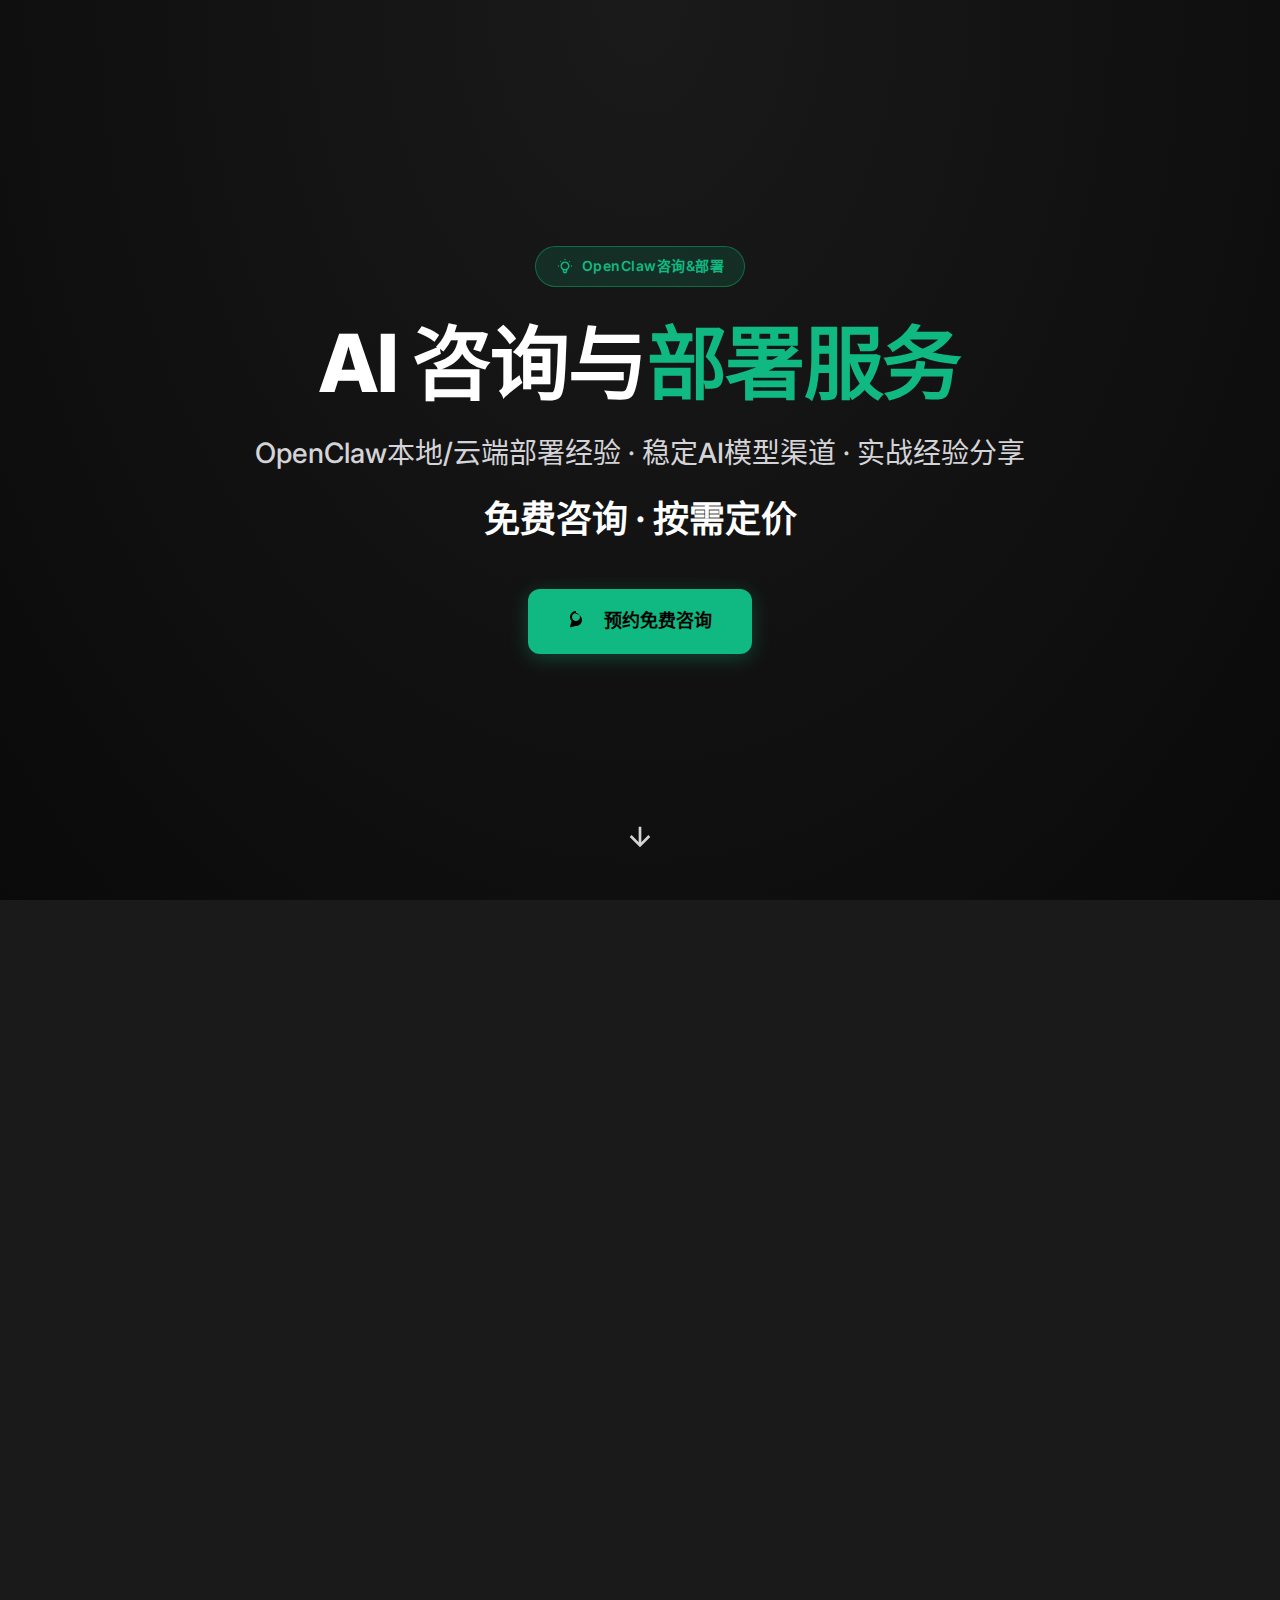
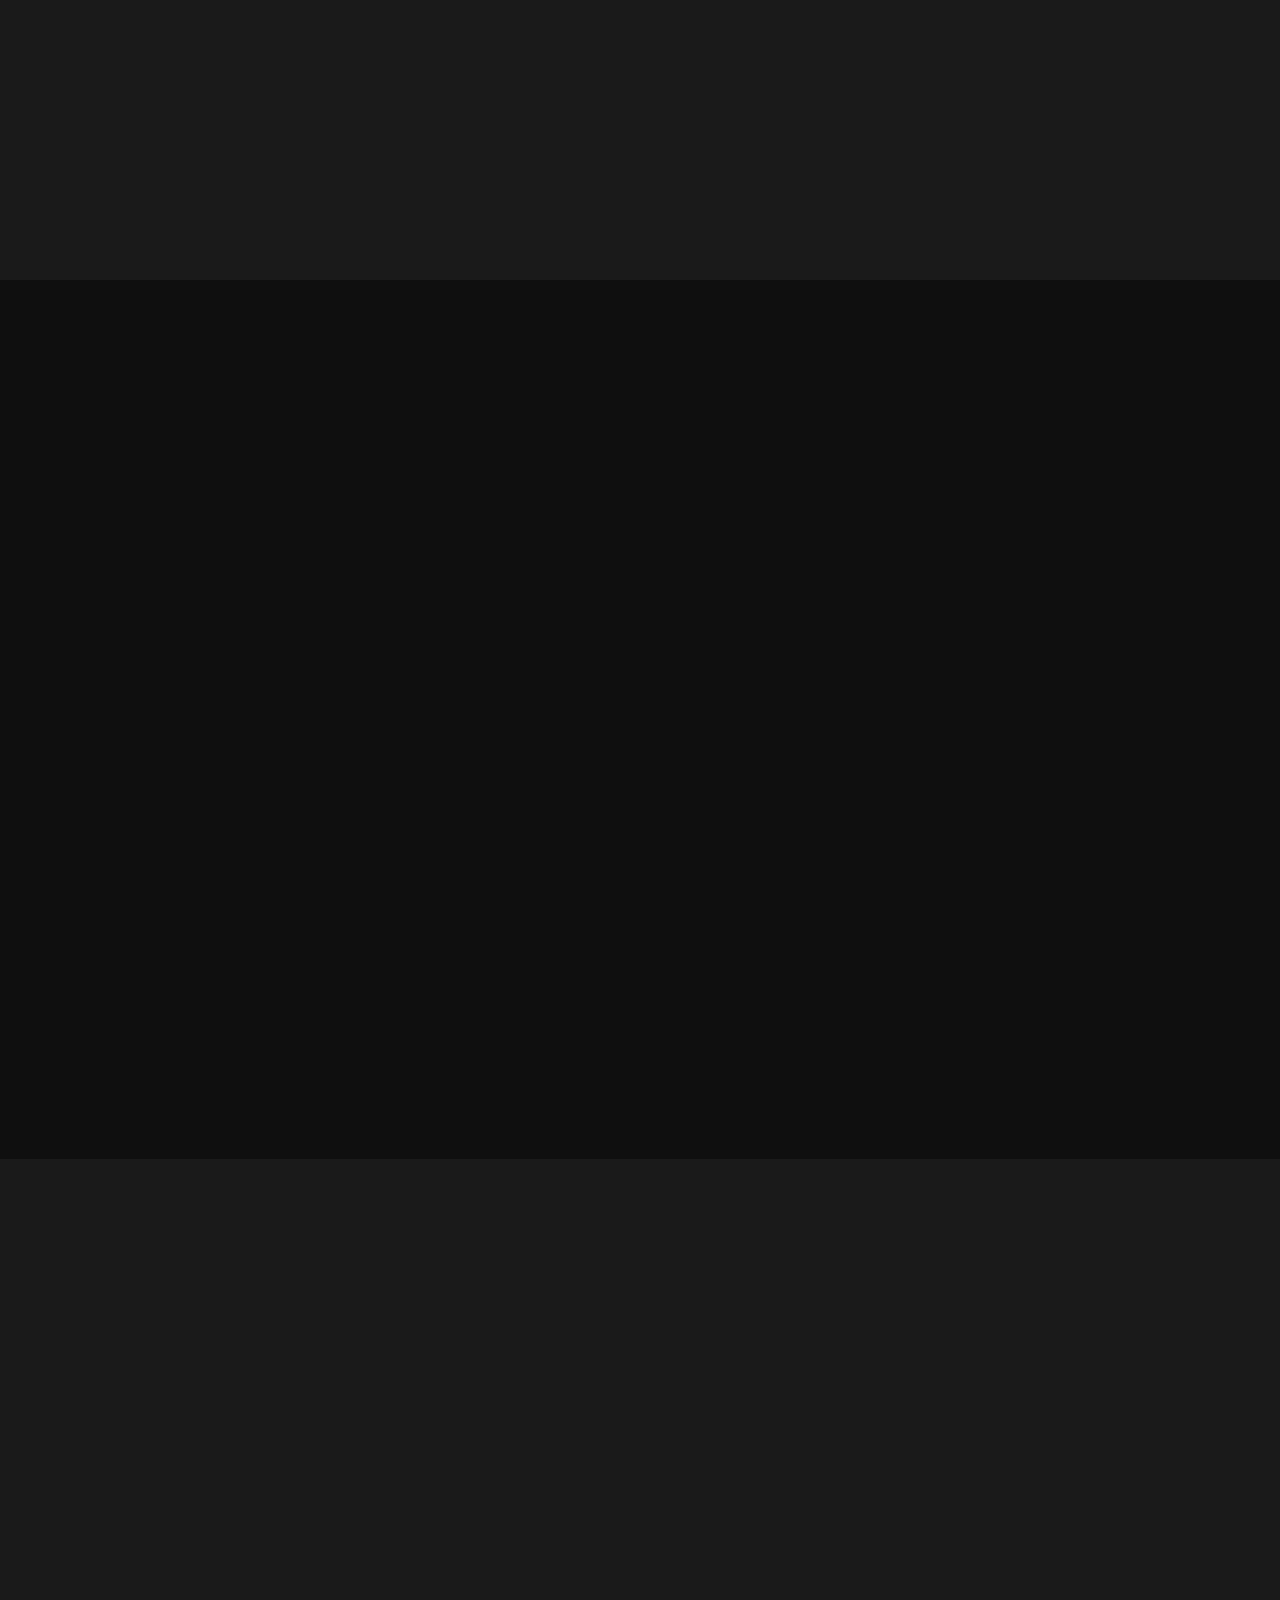
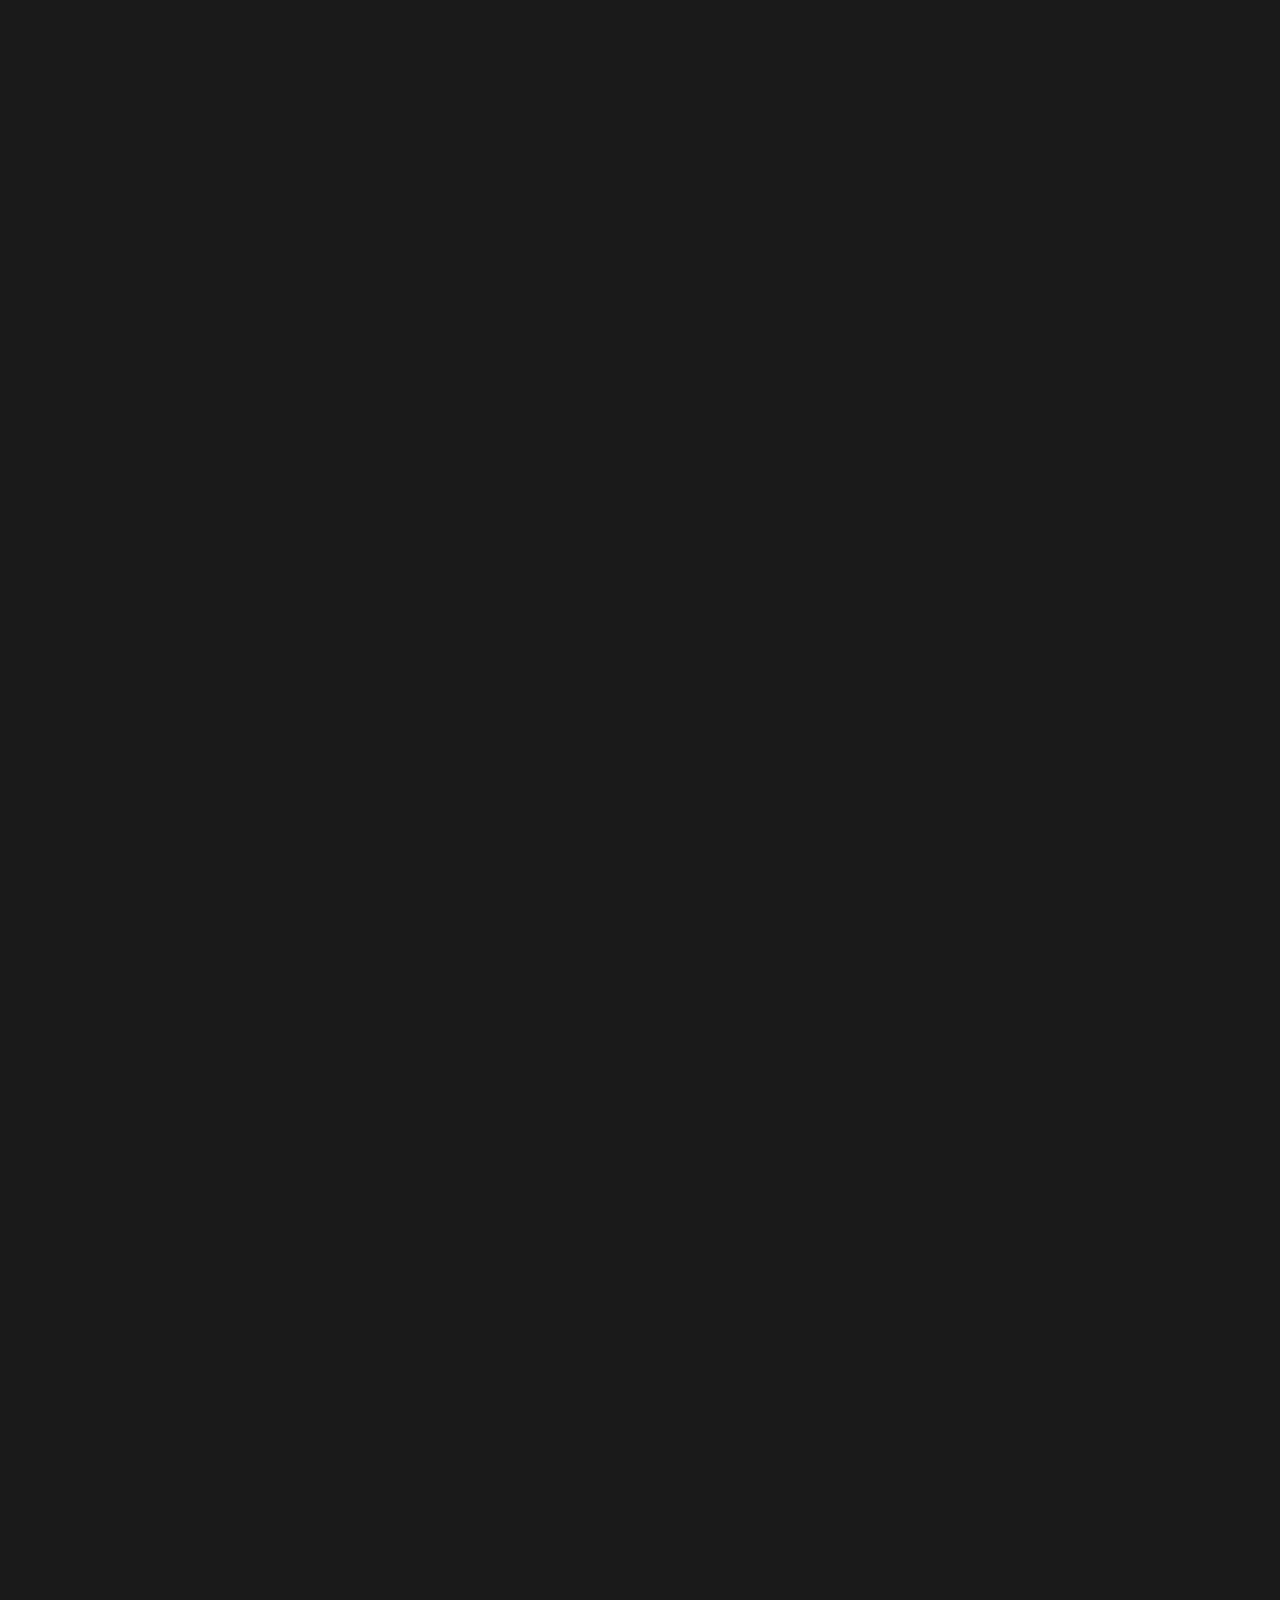
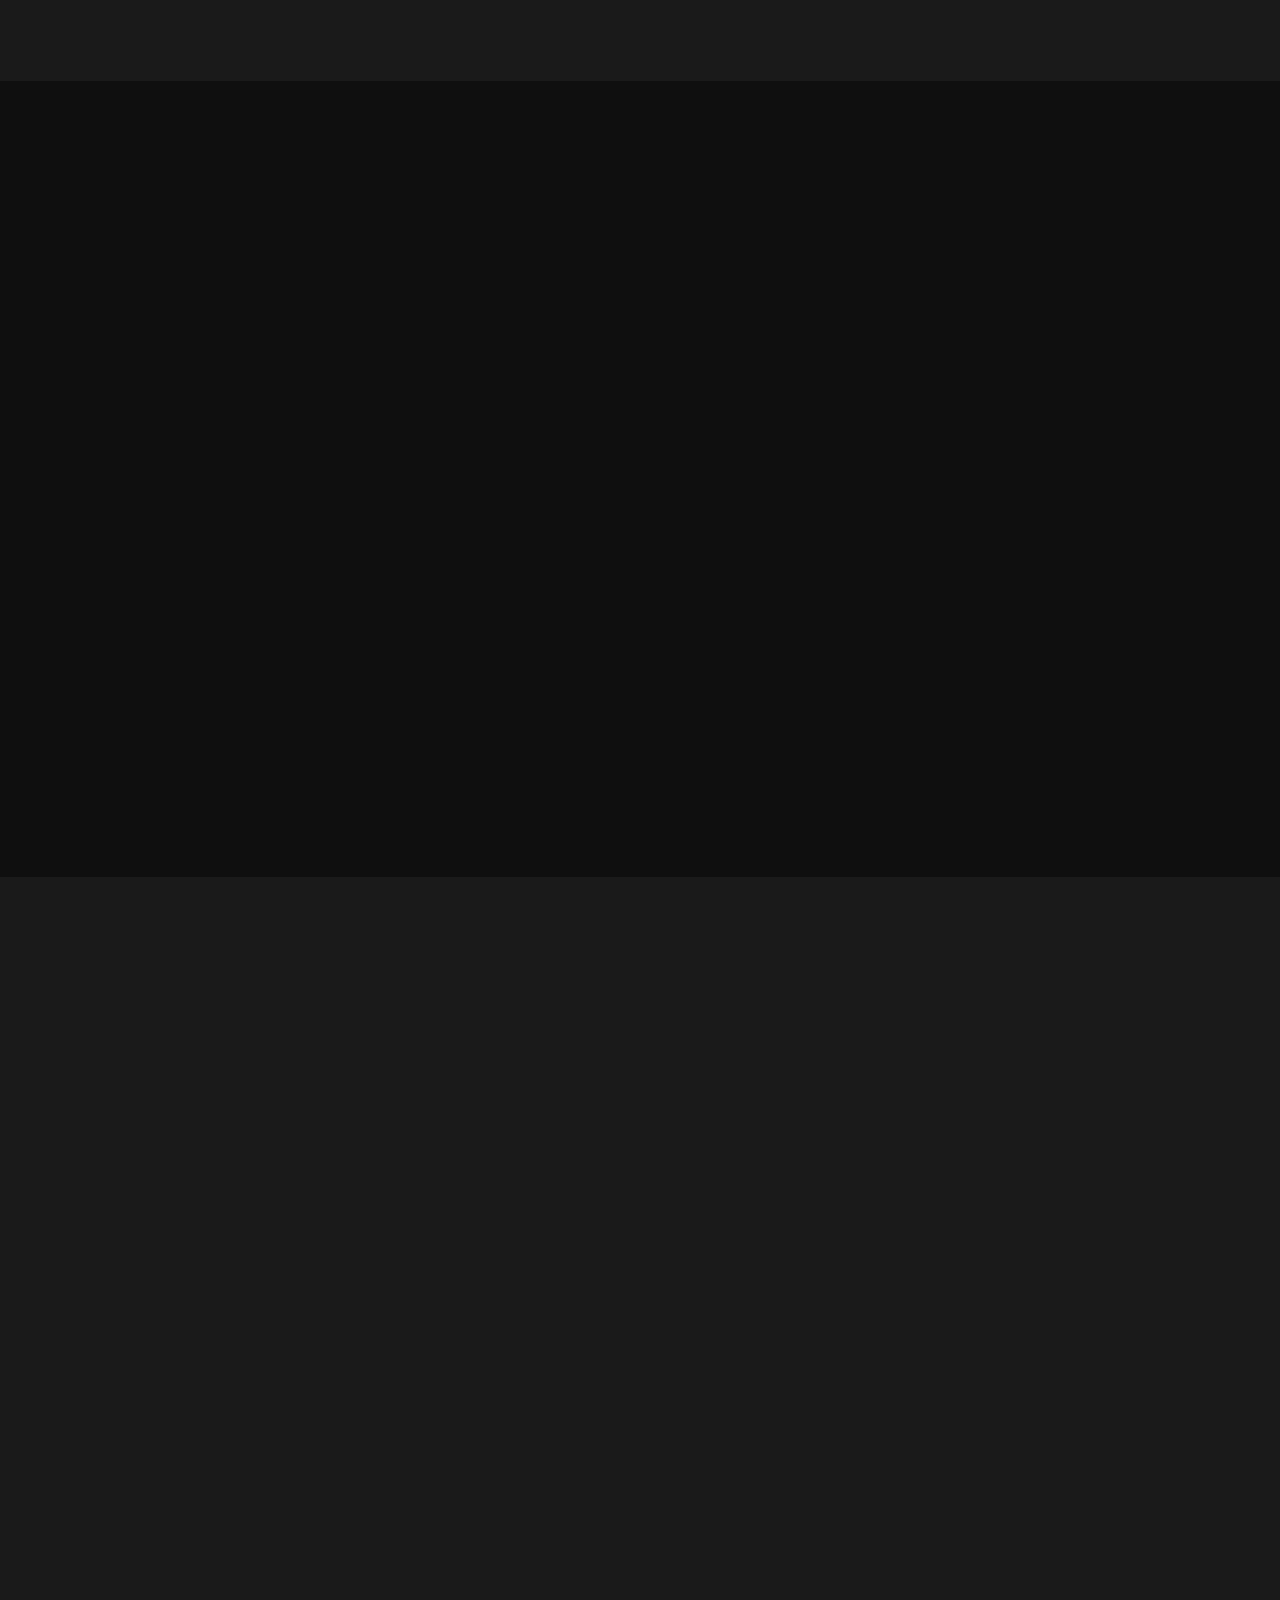
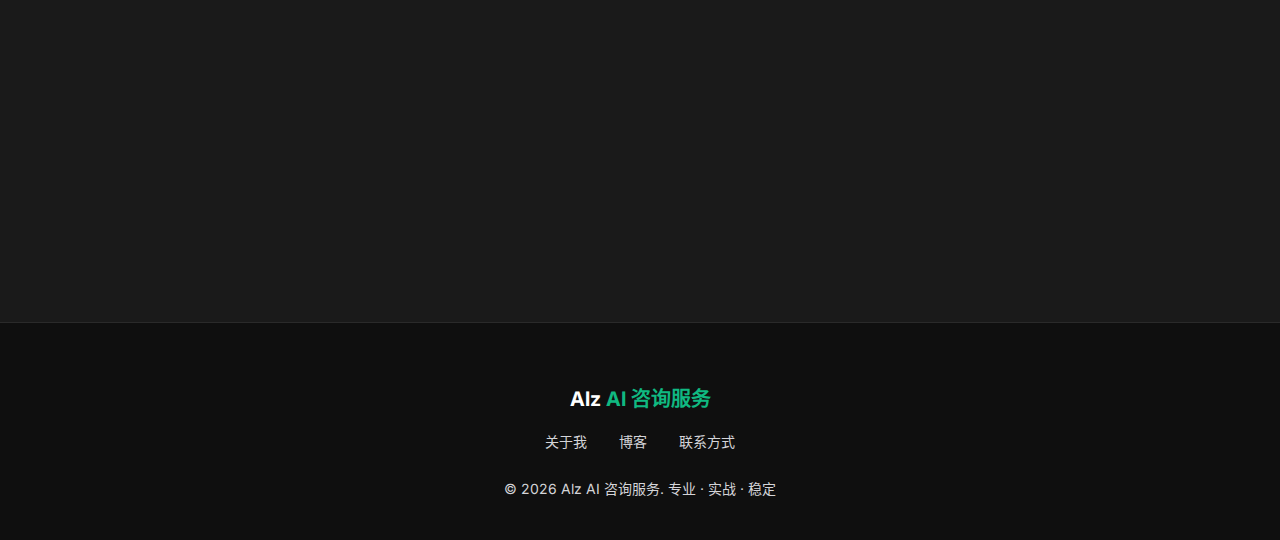
<file: index.html>
<!DOCTYPE html>
<html lang="zh-CN">
<head>
    <meta charset="UTF-8">
    <meta name="viewport" content="width=device-width, initial-scale=1.0">
    <title>AI 咨询与部署服务 — 15年工程经验 · 稳定模型渠道 - Alz 阿兹</title>
    <!-- SEO 基础 -->
    <meta name="description" content="专业 AI 咨询与部署服务。OpenClaw咨询，OpenClaw部署服务，15年IT从业经验，提供AI工具部署、架构咨询、定制开发和技术培训。拥有稳定的Anthropic/OpenAI/Google模型渠道。免费咨询，按需定价。">
    <meta name="keywords" content="AI咨询,AI部署,OpenClaw部署,Cursor部署,AI架构咨询,技术培训,Alz阿兹">
    <meta name="robots" content="index, follow, max-snippet:-1, max-image-preview:large">
    <meta name="author" content="Alz阿兹">
    <meta name="theme-color" content="#10b981">
    <link rel="canonical" href="https://openclaw.alz-ai.cn/">

    <!-- Open Graph / 微信分享 -->
    <meta property="og:type" content="website">
    <meta property="og:title" content="AI 咨询与部署服务 — 专业 · 实战 · 稳定">
    <meta property="og:description" content="15年工程经验，稳定AI模型渠道。提供AI工具部署、架构咨询、定制开发服务。免费咨询，按需定价。">
    <meta property="og:url" content="https://openclaw.alz-ai.cn/">
    <meta property="og:site_name" content="Alz AI 咨询服务">
    <meta property="og:locale" content="zh_CN">
    <meta property="og:image" content="https://openclaw.alz-ai.cn/og-image.png">
    <meta property="og:image:width" content="1200">
    <meta property="og:image:height" content="630">

    <!-- Twitter Card -->
    <meta name="twitter:card" content="summary_large_image">
    <meta name="twitter:title" content="AI 咨询与部署服务 — 专业 · 实战 · 稳定">
    <meta name="twitter:description" content="15年工程经验，稳定AI模型渠道。提供AI工具部署、架构咨询、定制开发服务。">
    <meta name="twitter:image" content="https://openclaw.alz-ai.cn/og-image.png">

    <!-- GEO 时效性信号 -->
    <meta property="article:published_time" content="2026-03-10T00:00:00+08:00">
    <meta property="article:modified_time" content="2026-03-10T00:00:00+08:00">

    <!-- Fonts -->
    <link rel="dns-prefetch" href="https://fonts.googleapis.com">
    <link rel="dns-prefetch" href="https://fonts.gstatic.com">
    <link rel="preconnect" href="https://fonts.googleapis.com">
    <link rel="preconnect" href="https://fonts.gstatic.com" crossorigin>
    <link href="https://fonts.googleapis.com/css2?family=Inter:wght@400;500;600;700;800&display=swap" rel="stylesheet">
    <link rel="stylesheet" href="style.css">
</head>
<body>
    <!-- Hero Section -->
    <header>
    <section class="hero">
        <div class="hero-content">
            <div class="brand">
                <svg viewBox="0 0 24 24" fill="none" stroke="currentColor" stroke-width="2" width="18" height="18">
                    <path d="M9.663 17h4.673M12 3v1m6.364 1.636l-.707.707M21 12h-1M4 12H3m3.343-5.657l-.707-.707m2.828 9.9a5 5 0 117.072 0l-.548.547A3.374 3.374 0 0014 18.469V19a2 2 0 11-4 0v-.531c0-.895-.356-1.754-.988-2.386l-.548-.547z"/>
                </svg>
                OpenClaw咨询&部署
            </div>
            <h1 class="hero-title">
                AI 咨询与<span>部署服务</span>
            </h1>
            <p class="hero-subtitle">OpenClaw本地/云端部署经验 · 稳定AI模型渠道 · 实战经验分享</p>
            <p class="hero-price">免费咨询 · 按需定价</p>
            <a href="#contact" class="cta-button">
                <svg viewBox="0 0 24 24" fill="currentColor">
                    <path d="M8 2C4.691 2 2 4.691 2 8c0 1.555.593 2.973 1.566 4.035L2.05 17.5c-.15.45.3.9.75.75l5.465-1.516A5.963 5.963 0 0 0 8 17c3.309 0 6-2.691 6-6s-2.691-6-6-6zm0 10c-2.206 0-4-1.794-4-4s1.794-4 4-4 4 1.794 4 4-1.794 4-4 4z"/>
                </svg>
                预约免费咨询
            </a>
        </div>
        <div class="scroll-hint">
            <svg viewBox="0 0 24 24" fill="none" stroke="currentColor" stroke-width="2">
                <path d="M12 5v14M19 12l-7 7-7-7"/>
            </svg>
        </div>
    </section>
    </header>

    <main id="main-content">
    <!-- About Section -->
    <section class="about" aria-labelledby="about-title">
        <div class="container">
            <div class="section-header fade-in">
                <span class="section-tag">关于我</span>
                <h2 class="section-title" id="about-title">专业背景与技术资源</h2>
                <p class="section-desc">深耕 AI 领域，持续服务开发者社区</p>
            </div>
            <div class="about-content">
                <p class="about-intro fade-in">
                    我是阿兹，15年+ IT从业经验。从2021 年接触 Disco Diffusion AI图像生成，到2023年建立ChatGPT 免费站运营至今，服务数千大学生，我一直在 AI 领域探索实践。<br />
                    开发过多用户版 OpenClaw 自动部署平台，深度使用本地部署 / VPS部署OpenClaw的多种方案。<br />
                    实战使用小红书自动化运营（ID：alz_ai），自动运营量化交易，积累丰富经验。
                </p>
                
                <div class="about-stats">
                    <div class="stat-card fade-in">
                        <div class="stat-number">10+</div>
                        <div class="stat-label">AI 工具深度对比测试</div>
                    </div>
                    <div class="stat-card fade-in">
                        <div class="stat-number">15+</div>
                        <div class="stat-label">年 IT 从业经验</div>
                    </div>
                    <div class="stat-card fade-in">
                        <div class="stat-number">2023</div>
                        <div class="stat-label">年起运营AI服务站</div>
                    </div>
                </div>

                <div class="about-highlight fade-in">
                    <strong>独家资源优势：</strong>拥有稳定的 AI 模型渠道，可直接调用 Anthropic、OpenAI、Google 最新大模型（Claude Opus、GPT-5、Gemini Pro 等），为客户提供前沿 AI 能力支持。
                </div>
            </div>
        </div>
    </section>
    <!-- Services Section -->
    <section class="services" aria-labelledby="services-title">
        <div class="container">
            <div class="section-header fade-in">
                <span class="section-tag">服务范围</span>
                <h2 class="section-title" id="services-title">提供的专业服务</h2>
                <p class="section-desc">从工具部署到架构咨询，全方位 AI 技术支持</p>
            </div>
            <div class="services-grid">
                <div class="service-card fade-in">
                    <div class="service-icon">
                        <svg viewBox="0 0 24 24" fill="none" stroke="currentColor" stroke-width="2">
                            <path d="M10 20l4-16m4 4l4 4-4 4M6 16l-4-4 4-4"/>
                        </svg>
                    </div>
                    <h3 class="service-title">AI 工具部署</h3>
                    <p class="service-desc">
                        OpenClaw、Claude Code、Codex等工具环境搭建。本地部署 vs VPS 部署方案设计。多用户环境配置与权限管理。
                    </p>
                    <p class="service-suitable">适合：个人开发者、小团队</p>
                </div>

                <div class="service-card fade-in">
                    <div class="service-icon">
                        <svg viewBox="0 0 24 24" fill="none" stroke="currentColor" stroke-width="2">
                            <path d="M9 5H7a2 2 0 00-2 2v12a2 2 0 002 2h10a2 2 0 002-2V7a2 2 0 00-2-2h-2M9 5a2 2 0 002 2h2a2 2 0 002-2M9 5a2 2 0 012-2h2a2 2 0 012 2m-3 7h3m-3 4h3m-6-4h.01M9 16h.01"/>
                        </svg>
                    </div>
                    <h3 class="service-title">AI 架构咨询</h3>
                    <p class="service-desc">
                        模型选型建议（Claude/GPT/Gemini 对比）。成本优化方案（API 调用策略）。工作流设计（Agent 编排、工具链整合）。
                    </p>
                    <p class="service-suitable">适合：技术团队、创业公司</p>
                </div>

                <div class="service-card fade-in">
                    <div class="service-icon">
                        <svg viewBox="0 0 24 24" fill="none" stroke="currentColor" stroke-width="2">
                            <path d="M12 6V4m0 2a2 2 0 100 4m0-4a2 2 0 110 4m-6 8a2 2 0 100-4m0 4a2 2 0 110-4m0 4v2m0-6V4m6 6v10m6-2a2 2 0 100-4m0 4a2 2 0 110-4m0 4v2m0-6V4"/>
                        </svg>
                    </div>
                    <h3 class="service-title">定制化开发</h3>
                    <p class="service-desc">
                        AI 应用原型开发。自动化工作流搭建。私有化部署方案。根据具体需求提供定制化解决方案。
                    </p>
                    <p class="service-suitable">适合：有特定需求的企业</p>
                </div>

                <div class="service-card fade-in">
                    <div class="service-icon">
                        <svg viewBox="0 0 24 24" fill="none" stroke="currentColor" stroke-width="2">
                            <path d="M12 14l9-5-9-5-9 5 9 5z"/><path d="M12 14l6.16-3.422a12.083 12.083 0 01.665 6.479A11.952 11.952 0 0012 20.055a11.952 11.952 0 00-6.824-2.998 12.078 12.078 0 01.665-6.479L12 14z"/><path stroke-linecap="round" stroke-linejoin="round" d="M12 14l9-5-9-5-9 5 9 5zm0 0l6.16-3.422a12.083 12.083 0 01.665 6.479A11.952 11.952 0 0012 20.055a11.952 11.952 0 00-6.824-2.998 12.078 12.078 0 01.665-6.479L12 14zm-4 6v-7.5l4-2.222"/>
                        </svg>
                    </div>
                    <h3 class="service-title">技术培训</h3>
                    <p class="service-desc">
                        AI 工具使用最佳实践。Prompt Engineering 技巧。团队协作工作流培训。帮助团队快速掌握 AI 工具。
                    </p>
                    <p class="service-suitable">适合：团队技能提升</p>
                </div>
            </div>
        </div>
    </section>
    <!-- Advantages Section -->
    <section class="advantages" aria-labelledby="advantages-title">
        <div class="container">
            <div class="section-header fade-in">
                <span class="section-tag">核心优势</span>
                <h2 class="section-title" id="advantages-title">为什么选择我</h2>
                <p class="section-desc">实战经验 + 前沿技术 + 独家资源</p>
            </div>
            <div class="advantages-grid">
                <div class="advantage-card fade-in">
                    <div class="advantage-icon">
                        <svg viewBox="0 0 24 24" fill="none" stroke="currentColor" stroke-width="2">
                            <path d="M9 12l2 2 4-4m6 2a9 9 0 11-18 0 9 9 0 0118 0z"/>
                        </svg>
                    </div>
                    <h3 class="advantage-title">实战经验丰富</h3>
                    <p class="advantage-desc">
                        开发过多用户 OpenClaw 平台，踩过各种坑。深度对比测试 10+ AI 工具，了解各工具优劣势和适用场景。
                    </p>
                </div>

                <div class="advantage-card fade-in">
                    <div class="advantage-icon">
                        <svg viewBox="0 0 24 24" fill="none" stroke="currentColor" stroke-width="2">
                            <path d="M13 10V3L4 14h7v7l9-11h-7z"/>
                        </svg>
                    </div>
                    <h3 class="advantage-title">技术前沿敏感</h3>
                    <p class="advantage-desc">
                        持续跟进 Anthropic、OpenAI、Google 三大厂商最新模型。第一时间测试新功能，分享实战经验。
                    </p>
                </div>

                <div class="advantage-card fade-in">
                    <div class="advantage-icon">
                        <svg viewBox="0 0 24 24" fill="none" stroke="currentColor" stroke-width="2">
                            <path d="M12 15v2m-6 4h12a2 2 0 002-2v-6a2 2 0 00-2-2H6a2 2 0 00-2 2v6a2 2 0 002 2zm10-10V7a4 4 0 00-8 0v4h8z"/>
                        </svg>
                    </div>
                    <h3 class="advantage-title">独家资源优势</h3>
                    <p class="advantage-desc">
                        自有稳定 AI 模型渠道，可提供最新 Claude Opus、GPT-5、Gemini Pro 等模型调用。无需担心 API 稳定性问题。
                    </p>
                </div>

                <div class="advantage-card fade-in">
                    <div class="advantage-icon">
                        <svg viewBox="0 0 24 24" fill="none" stroke="currentColor" stroke-width="2">
                            <path d="M4.318 6.318a4.5 4.5 0 000 6.364L12 20.364l7.682-7.682a4.5 4.5 0 00-6.364-6.364L12 7.636l-1.318-1.318a4.5 4.5 0 00-6.364 0z"/>
                        </svg>
                    </div>
                    <h3 class="advantage-title">公益项目背书</h3>
                    <p class="advantage-desc">
                        2023 年起运营 ChatGPT 免费站，持续为数千开发者提供公益服务。用实际行动证明技术实力和服务态度。
                    </p>
                </div>

                <div class="advantage-card fade-in">
                    <div class="advantage-icon">
                        <svg viewBox="0 0 24 24" fill="none" stroke="currentColor" stroke-width="2">
                            <path d="M12 8c-1.657 0-3 .895-3 2s1.343 2 3 2 3 .895 3 2-1.343 2-3 2m0-8c1.11 0 2.08.402 2.599 1M12 8V7m0 1v8m0 0v1m0-1c-1.11 0-2.08-.402-2.599-1M21 12a9 9 0 11-18 0 9 9 0 0118 0z"/>
                        </svg>
                    </div>
                    <h3 class="advantage-title">透明灵活定价</h3>
                    <p class="advantage-desc">
                        免费初步咨询，明确需求后再报价。按项目或按小时计费，灵活选择。200-300 元/小时起，性价比高。
                    </p>
                </div>
            </div>
        </div>
    </section>
    <!-- Pricing Section -->
    <section class="pricing" aria-labelledby="pricing-title">
        <div class="container">
            <div class="section-header fade-in">
                <span class="section-tag">服务定价</span>
                <h2 class="section-title" id="pricing-title">灵活的计费方式</h2>
                <p class="section-desc">免费咨询，按需定价，透明合理</p>
            </div>
            <div class="pricing-grid">
                <div class="pricing-card fade-in">
                    <div class="pricing-name">免费咨询</div>
                    <p class="pricing-desc">30 分钟需求评估与方案建议</p>
                    <div class="pricing-price">
                        <div class="pricing-amount" style="color: var(--accent-gold);">免费</div>
                    </div>
                    <ul class="pricing-features">
                        <li>
                            <svg viewBox="0 0 24 24" fill="currentColor">
                                <path d="M9 12l2 2 4-4m6 2a9 9 0 11-18 0 9 9 0 0118 0z"/>
                            </svg>
                            需求评估与分析
                        </li>
                        <li>
                            <svg viewBox="0 0 24 24" fill="currentColor">
                                <path d="M9 12l2 2 4-4m6 2a9 9 0 11-18 0 9 9 0 0118 0z"/>
                            </svg>
                            初步方案建议
                        </li>
                        <li>
                            <svg viewBox="0 0 24 24" fill="currentColor">
                                <path d="M9 12l2 2 4-4m6 2a9 9 0 11-18 0 9 9 0 0118 0z"/>
                            </svg>
                            工作量估算
                        </li>
                        <li>
                            <svg viewBox="0 0 24 24" fill="currentColor">
                                <path d="M9 12l2 2 4-4m6 2a9 9 0 11-18 0 9 9 0 0118 0z"/>
                            </svg>
                            价格预估
                        </li>
                    </ul>
                    <a href="#contact" class="pricing-cta">立即预约</a>
                </div>

                <div class="pricing-card featured fade-in">
                    <div class="pricing-badge">推荐</div>
                    <div class="pricing-name">按时计费</div>
                    <p class="pricing-desc">分享知识，部署OpenClaw</p>
                    <div class="pricing-price">
                        <div class="pricing-amount">2 - 300<span> 元/小时</span></div>
                        <p class="pricing-note">按实际工作时间结算</p>
                    </div>
                    <ul class="pricing-features">
                        <li>
                            <svg viewBox="0 0 24 24" fill="currentColor">
                                <path d="M9 12l2 2 4-4m6 2a9 9 0 11-18 0 9 9 0 0118 0z"/>
                            </svg>
                            适合持续技术支持
                        </li>
                        <li>
                            <svg viewBox="0 0 24 24" fill="currentColor">
                                <path d="M9 12l2 2 4-4m6 2a9 9 0 11-18 0 9 9 0 0118 0z"/>
                            </svg>
                            灵活安排工作时间
                        </li>
                        <li>
                            <svg viewBox="0 0 24 24" fill="currentColor">
                                <path d="M9 12l2 2 4-4m6 2a9 9 0 11-18 0 9 9 0 0118 0z"/>
                            </svg>
                            按实际工作量付费
                        </li>
                        <li>
                            <svg viewBox="0 0 24 24" fill="currentColor">
                                <path d="M9 12l2 2 4-4m6 2a9 9 0 11-18 0 9 9 0 0118 0z"/>
                            </svg>
                            同城可上门
                        </li>
                    </ul>
                    <a href="#contact" class="pricing-cta">咨询详情</a>
                </div>

                <div class="pricing-card fade-in">
                    <div class="pricing-name">按项目报价</div>
                    <p class="pricing-desc">根据复杂度定价，明确交付物</p>
                    <div class="pricing-price">
                        <div class="pricing-amount">1K - 5K+<span> 元</span></div>
                        <p class="pricing-note">根据项目复杂度定价</p>
                    </div>
                    <ul class="pricing-features">
                        <li>
                            <svg viewBox="0 0 24 24" fill="currentColor">
                                <path d="M9 12l2 2 4-4m6 2a9 9 0 11-18 0 9 9 0 0118 0z"/>
                            </svg>
                            明确交付物和验收标准
                        </li>
                        <li>
                            <svg viewBox="0 0 24 24" fill="currentColor">
                                <path d="M9 12l2 2 4-4m6 2a9 9 0 11-18 0 9 9 0 0118 0z"/>
                            </svg>
                            分阶段付款，降低风险
                        </li>
                        <li>
                            <svg viewBox="0 0 24 24" fill="currentColor">
                                <path d="M9 12l2 2 4-4m6 2a9 9 0 11-18 0 9 9 0 0118 0z"/>
                            </svg>
                            详情欢迎免费咨询
                        </li>
                    </ul>
                    <a href="#contact" class="pricing-cta">了解更多</a>
                </div>
            </div>
        </div>
    </section>
    <!-- Process Section -->
    <section class="process" aria-labelledby="process-title">
        <div class="container">
            <div class="section-header fade-in">
                <span class="section-tag">服务流程</span>
                <h2 class="section-title" id="process-title">简单透明的合作流程</h2>
                <p class="section-desc">从咨询到交付，每一步都清晰明确</p>
            </div>
            <div class="process-steps">
                <div class="process-step fade-in">
                    <div class="process-number">1</div>
                    <div class="process-content">
                        <h3 class="process-title">免费咨询与方案设计</h3>
                        <p class="process-desc">30分钟免费咨询，了解您的期望。评估可行性，说明我可以提供的信息，解决的问题。</p>
                    </div>
                </div>

                <div class="process-step fade-in">
                    <div class="process-number">2</div>
                    <div class="process-content">
                        <h3 class="process-title">预约时间 / 报价确认</h3>
                        <p class="process-desc">明确工作量和时间安排，复杂任务收取定金，我会在实施前做必要准备</p>
                    </div>
                </div>

                <div class="process-step fade-in">
                    <div class="process-number">3</div>
                    <div class="process-content">
                        <h3 class="process-title">执行 / 付款</h3>
                        <p class="process-desc">远程咨询或现场执行，保持沟通畅通。咨询或实施结束后付款。</p>
                    </div>
                </div>
            </div>
        </div>
    </section>
    <!-- Contact Section -->
    <section class="contact" id="contact" aria-labelledby="contact-title">
        <div class="container">
            <div class="section-header fade-in">
                <span class="section-tag">联系方式</span>
                <h2 class="section-title" id="contact-title">开始您的 AI 之旅</h2>
                <p class="section-desc">添加微信，预约免费咨询</p>
            </div>
            <div class="contact-box fade-in">
                <div class="contact-icon">
                    <img src="qrcode.png" alt="微信二维码" style="width: 100%; height: 100%; object-fit: contain;">
                </div>
                <h3 class="contact-title">微信扫码添加</h3>
                <p class="contact-desc">或搜索微信号直接添加</p>
                <div class="wechat-id">
                    <svg viewBox="0 0 24 24" fill="currentColor">
                        <path d="M8.691 2.188C3.891 2.188 0 5.476 0 9.53c0 2.212 1.17 4.203 3.002 5.55a.59.59 0 0 1 .213.665l-.39 1.48c-.019.07-.048.141-.048.213 0 .163.13.295.29.295a.326.326 0 0 0 .167-.054l1.903-1.114a.864.864 0 0 1 .717-.098 10.16 10.16 0 0 0 2.837.403c.276 0 .543-.027.811-.05-.857-2.578.157-4.972 1.932-6.446 1.703-1.415 3.882-1.98 5.853-1.838-.576-3.583-4.196-6.348-8.596-6.348zM5.785 5.991c.642 0 1.162.529 1.162 1.18a1.17 1.17 0 0 1-1.162 1.178A1.17 1.17 0 0 1 4.623 7.17c0-.651.52-1.18 1.162-1.18zm5.813 0c.642 0 1.162.529 1.162 1.18a1.17 1.17 0 0 1-1.162 1.178 1.17 1.17 0 0 1-1.162-1.178c0-.651.52-1.18 1.162-1.18zm5.34 2.867c-1.797-.052-3.746.512-5.28 1.786-1.72 1.428-2.687 3.72-1.78 6.22.942 2.453 3.666 4.229 6.884 4.229.826 0 1.622-.12 2.361-.336a.722.722 0 0 1 .598.082l1.584.926a.272.272 0 0 0 .14.047c.134 0 .24-.111.24-.247 0-.06-.023-.12-.038-.177l-.327-1.233a.582.582 0 0 1-.023-.156.49.49 0 0 1 .201-.398C23.024 18.48 24 16.82 24 14.98c0-3.21-2.931-5.837-6.656-6.088V8.89c-.135-.01-.27-.027-.407-.03zm-2.53 3.274c.535 0 .969.44.969.982a.976.976 0 0 1-.969.983.976.976 0 0 1-.969-.983c0-.542.434-.982.969-.982zm4.844 0c.535 0 .969.44.969.982a.976.976 0 0 1-.969.983.976.976 0 0 1-.969-.983c0-.542.434-.982.969-.982z"/>
                    </svg>
                    alz-ai
                </div>
                <p class="contact-note">添加时请备注：AI 咨询</p>
            </div>
        </div>
    </section>
    </main>

    <!-- Footer -->
    <footer>
        <div class="container">
            <div class="footer-brand">
                Alz <span>AI 咨询服务</span>
            </div>
            <div class="footer-links">
                <a href="#about">关于我</a>
                <a href="https://blog.alz-ai.cn" target="_blank" rel="noopener noreferrer">博客</a>
                <a href="#contact">联系方式</a>
            </div>
            <p class="footer-text">© 2026 Alz AI 咨询服务. 专业 · 实战 · 稳定</p>
        </div>
    </footer>

    <!-- JavaScript -->
    <script>
        // Fade-in animation on scroll
        const observerOptions = {
            threshold: 0.1,
            rootMargin: '0px 0px -50px 0px'
        };

        const observer = new IntersectionObserver((entries) => {
            entries.forEach(entry => {
                if (entry.isIntersecting) {
                    entry.target.classList.add('visible');
                }
            });
        }, observerOptions);

        document.addEventListener('DOMContentLoaded', () => {
            const fadeElements = document.querySelectorAll('.fade-in');
            fadeElements.forEach(el => observer.observe(el));
        });
    </script>

<script>
/**
 * Iframe 元素高亮注入脚本
 * 需要在目标网站中引入此脚本来支持跨域 iframe 高亮功能
 *
 * 使用方法：
 * 1. 将此脚本添加到目标网站的 HTML 中
 * 2. 或通过浏览器扩展、用户脚本等方式注入
 */

(function () {
  "use strict";

  // 检查是否在 iframe 中
  if (window.self === window.top) {
    return; // 不在 iframe 中，不执行
  }

  // 检查是否已经初始化过
  if (window.__iframeHighlightInitialized) {
    return;
  }
  window.__iframeHighlightInitialized = true;
  console.log("Iframe 高亮脚本已加载");

  // 创建高亮覆盖层
  var overlay = document.createElement("div");
  overlay.id = "iframe-highlight-overlay";
  overlay.style.cssText = "\n    position: fixed;\n    top: 0;\n    left: 0;\n    width: 100vw;\n    height: 100vh;\n    pointer-events: none;\n    z-index: 999999;\n    overflow: hidden;\n  ";

  // 创建悬停高亮框（虚线边框）
  var highlightBox = document.createElement("div");
  highlightBox.id = "iframe-highlight-box";
  highlightBox.style.cssText = "\n    position: absolute;\n    border: 2px dashed #007AFF;\n    background: rgba(0, 122, 255, 0.08);\n    pointer-events: none;\n    display: none;\n    transition: all 0.1s ease;\n    box-shadow: 0 0 0 1px rgba(255, 255, 255, 0.8);\n    border-radius: 2px;\n  ";

  // 创建选中节点的常驻高亮框（实线边框）
  var selectedBox = document.createElement("div");
  selectedBox.id = "iframe-selected-box";
  selectedBox.style.cssText = "\n    position: absolute;\n    border: 2px solid #007AFF;\n    pointer-events: none;\n    display: none;\n    box-shadow: 0 0 0 1px rgba(255, 255, 255, 0.9), 0 0 8px rgba(255, 107, 53, 0.4);\n    border-radius: 2px;\n    z-index: 1000000;\n  ";

  // 创建悬停标签显示
  var tagLabel = document.createElement("div");
  tagLabel.id = "iframe-tag-label";
  tagLabel.style.cssText = "\n    position: absolute;\n    background: #007AFF;\n    color: white;\n    padding: 2px 6px;\n    font-size: 11px;\n    font-family: -apple-system, BlinkMacSystemFont, 'Segoe UI', Roboto, 'Helvetica Neue', Arial, sans-serif;\n    border-radius: 2px;\n    pointer-events: none;\n    display: none;\n    white-space: nowrap;\n    z-index: 1000001;\n    box-shadow: 0 2px 4px rgba(0, 0, 0, 0.3);\n    font-weight: 500;\n  ";

  // 创建选中节点标签
  var selectedLabel = document.createElement("div");
  selectedLabel.id = "iframe-selected-label";
  selectedLabel.style.cssText = "\n    position: absolute;\n    background: #007AFF;\n    color: white;\n    padding: 3px 8px;\n    font-size: 11px;\n    font-family: -apple-system, BlinkMacSystemFont, 'Segoe UI', Roboto, 'Helvetica Neue', Arial, sans-serif;\n    border-radius: 3px;\n    pointer-events: none;\n    display: none;\n    white-space: nowrap;\n    z-index: 1000002;\n    box-shadow: 0 2px 6px rgba(0, 0, 0, 0.4);\n    font-weight: 600;\n  ";
  overlay.appendChild(highlightBox);
  overlay.appendChild(selectedBox);
  overlay.appendChild(tagLabel);
  overlay.appendChild(selectedLabel);
  document.body.appendChild(overlay);

  // 存储当前选中的元素
  var selectedElement = null;
  var highlightEnabled = false;

  // 更新选中元素的高亮显示
  function updateSelectedHighlight(element) {
    console.log("updateSelectedHighlight called with:", element);
    if (!element) {
      selectedBox.style.display = "none";
      selectedLabel.style.display = "none";
      selectedElement = null;
      console.log("Cleared selected highlight");
      return;
    }
    selectedElement = element;
    var rect = element.getBoundingClientRect();
    console.log("Selected element rect:", rect);

    // 更新选中高亮框位置
    selectedBox.style.display = "block";
    selectedBox.style.left = "".concat(rect.left - 2, "px");
    selectedBox.style.top = "".concat(rect.top - 2, "px");
    selectedBox.style.width = "".concat(rect.width + 4, "px");
    selectedBox.style.height = "".concat(rect.height + 4, "px");

    // 更新选中标签位置和内容
    selectedLabel.style.display = "block";
    selectedLabel.textContent = "\u2713 <".concat(element.tagName.toLowerCase(), ">");

    // 计算标签位置，确保不超出视窗
    var labelTop = rect.top - 28;
    var labelLeft = rect.left;

    // 如果标签会超出顶部，显示在元素下方
    if (labelTop < 5) {
      labelTop = rect.bottom + 5;
    }

    // 如果标签会超出右侧，向左调整
    var labelWidth = selectedLabel.offsetWidth || 100; // 预估宽度
    if (labelLeft + labelWidth > window.innerWidth - 10) {
      labelLeft = window.innerWidth - labelWidth - 10;
    }
    selectedLabel.style.left = "".concat(Math.max(5, labelLeft), "px");
    selectedLabel.style.top = "".concat(labelTop, "px");
    console.log("Selected highlight positioned at:", {
      left: selectedBox.style.left,
      top: selectedBox.style.top,
      width: selectedBox.style.width,
      height: selectedBox.style.height
    });
  }
  function getElementSelector(element) {
    if (!(element instanceof Element)) throw new Error('Argument must be a DOM element');
    var segments = [];
    var current = element;
    while (current !== document.documentElement) {
      var selector = '';
      // 优先检查唯一ID
      if (current.id && document.querySelectorAll("#".concat(current.id)).length === 1) {
        segments.unshift("#".concat(current.id));
        break; // ID唯一，无需继续向上
      }

      // 生成类名选择器（取第一个有效类名）
      var classes = Array.from(current.classList).filter(function (c) {
        return !c.startsWith('js-');
      });
      var className = classes.length > 0 ? ".".concat(classes[0]) : '';

      // 生成位置索引（nth-child）
      var tag = current.tagName.toLowerCase();
      if (!className) {
        var siblings = Array.from(current.parentNode.children);
        var index = siblings.findIndex(function (el) {
          return el === current;
        }) + 1;
        selector = "".concat(tag, ":nth-child(").concat(index, ")");
      } else {
        selector = className;
      }
      segments.unshift(selector);
      current = current.parentElement;
    }

    // 处理根元素
    if (current === document.documentElement) {
      segments.unshift('html');
    }
    return segments.join(' > ');
  }

  // 获取元素文本内容
  function getElementText(element) {
    var _element$textContent;
    if (element.tagName === "INPUT") {
      return element.value || element.placeholder || "";
    }
    if (element.tagName === "TEXTAREA") {
      return element.value || element.placeholder || "";
    }
    var text = ((_element$textContent = element.textContent) === null || _element$textContent === void 0 ? void 0 : _element$textContent.trim()) || "";
    return text.length > 50 ? text.substring(0, 50) + "..." : text;
  }

  // 获取元素属性信息
  function getElementAttributes(element) {
    var attrs = {};
    for (var i = 0; i < element.attributes.length; i++) {
      var attr = element.attributes[i];
      attrs[attr.name] = attr.value;
    }
    return attrs;
  }

  // 鼠标悬停事件处理
  function handleMouseOver(e) {
    if (!highlightEnabled) return;
    var target = e.target;
    if (!target || target === overlay || target === highlightBox || target === tagLabel || target === selectedBox || target === selectedLabel) {
      return;
    }

    // 避免高亮 html 和 body 元素
    if (target === document.documentElement || target === document.body) {
      return;
    }

    // 如果是已选中的元素，不显示悬停高亮
    if (target === selectedElement) {
      highlightBox.style.display = "none";
      tagLabel.style.display = "none";
      return;
    }
    var rect = target.getBoundingClientRect();
    var selector = getElementSelector(target);
    var text = getElementText(target);
    var attributes = getElementAttributes(target);

    // 更新悬停高亮框位置
    highlightBox.style.display = "block";
    highlightBox.style.left = "".concat(rect.left - 2, "px");
    highlightBox.style.top = "".concat(rect.top - 2, "px");
    highlightBox.style.width = "".concat(rect.width + 4, "px");
    highlightBox.style.height = "".concat(rect.height + 4, "px");

    // 更新标签位置和内容
    tagLabel.style.display = "block";
    tagLabel.textContent = "<".concat(target.tagName.toLowerCase(), ">");

    // 计算标签位置，确保不超出视窗
    var labelTop = rect.top - 22;
    var labelLeft = rect.left;

    // 如果标签会超出顶部，显示在元素下方
    if (labelTop < 0) {
      labelTop = rect.bottom + 5;
    }

    // 如果标签会超出右侧，向左调整
    if (labelLeft + tagLabel.offsetWidth > window.innerWidth) {
      labelLeft = window.innerWidth - tagLabel.offsetWidth - 5;
    }
    tagLabel.style.left = "".concat(Math.max(0, labelLeft), "px");
    tagLabel.style.top = "".concat(labelTop, "px");

    // 发送消息到父窗口
    var elementInfo = {
      tagName: target.tagName.toLowerCase(),
      rect: {
        left: rect.left,
        top: rect.top,
        right: rect.right,
        bottom: rect.bottom,
        width: rect.width,
        height: rect.height,
        x: rect.x,
        y: rect.y
      },
      selector: selector,
      text: text,
      attributes: attributes,
      url: window.location.href,
      path: window.location.pathname,
      timestamp: Date.now()
    };
    try {
      window.parent.postMessage({
        type: "iframe-element-hover",
        data: elementInfo,
        source: "iframe-highlight-injector"
      }, "*");
    } catch (error) {
      console.warn("无法发送消息到父窗口:", error);
    }
  }

  // 鼠标离开事件处理
  function handleMouseOut(e) {
    if (!highlightEnabled) return;
    var relatedTarget = e.relatedTarget;

    // 如果鼠标移动到高亮相关元素上，不隐藏高亮
    if (relatedTarget && (relatedTarget === highlightBox || relatedTarget === tagLabel || relatedTarget === overlay || relatedTarget === selectedBox || relatedTarget === selectedLabel)) {
      return;
    }
    highlightBox.style.display = "none";
    tagLabel.style.display = "none";
    try {
      window.parent.postMessage({
        type: "iframe-element-hover",
        data: null,
        source: "iframe-highlight-injector"
      }, "*");
    } catch (error) {
      console.warn("无法发送消息到父窗口:", error);
    }
  }

  // 点击事件处理
  function handleClick(e) {
    var target = e.target;
    if (!target || target === overlay || target === highlightBox || target === tagLabel || target === selectedBox || target === selectedLabel) {
      return;
    }

    // 避免处理 html 和 body 元素
    if (target === document.documentElement || target === document.body) {
      return;
    }

    // 检查是否是交互元素，这些元素需要保留默认行为
    var isInteractiveElement = ['input', 'textarea', 'select', 'button', 'a'].includes(target.tagName.toLowerCase());

    // 如果高亮功能启用，对于非交互元素阻止默认行为和事件传播
    if (highlightEnabled) {
      e.preventDefault();
      e.stopPropagation();
    }
    var rect = target.getBoundingClientRect();
    var selector = getElementSelector(target);
    var text = getElementText(target);
    var attributes = getElementAttributes(target);
    console.log("Element clicked:", {
      tagName: target.tagName,
      selector: selector,
      rect: rect
    });

    // 立即更新选中高亮
    updateSelectedHighlight(target);

    // 隐藏悬停高亮，因为现在是选中状态
    highlightBox.style.display = "none";
    tagLabel.style.display = "none";
    var elementInfo = {
      tagName: target.tagName.toLowerCase(),
      rect: {
        left: rect.left,
        top: rect.top,
        right: rect.right,
        bottom: rect.bottom,
        width: rect.width,
        height: rect.height,
        x: rect.x,
        y: rect.y
      },
      selector: selector,
      text: text,
      attributes: attributes,
      url: window.location.href,
      path: window.location.pathname,
      timestamp: Date.now()
    };
    try {
      window.parent.postMessage({
        type: "iframe-element-click",
        data: elementInfo,
        source: "iframe-highlight-injector"
      }, "*");
    } catch (error) {
      console.warn("无法发送消息到父窗口:", error);
    }
  }

  // 监听来自父窗口的消息
  function handleParentMessage(event) {
    console.log("Received message from parent:", event.data);
    if (event.data.type === "iframe-highlight-toggle") {
      var enabled = event.data.enabled;
      console.log("Highlight toggle:", enabled);
      if (enabled) {
        enableHighlight();
      } else {
        disableHighlight();
      }
    } else if (event.data.type === "enable-iframe-highlight") {
      console.log("Enable iframe highlight");
      enableHighlight();
    } else if (event.data.type === "disable-iframe-highlight") {
      console.log("Disable iframe highlight");
      disableHighlight();
    } else if (event.data.type === "toggle-iframe-highlight") {
      var _enabled = event.data.enabled !== undefined ? event.data.enabled : !highlightEnabled;
      console.log("Toggle iframe highlight to:", _enabled);
      if (_enabled) {
        enableHighlight();
      } else {
        disableHighlight();
      }
    } else if (event.data.type === "update-selected-element") {
      var selector = event.data.selector;
      console.log("Update selected element with selector:", selector);
      if (selector) {
        try {
          var element = document.querySelector(selector);
          console.log("Found element by selector:", element);
          updateSelectedHighlight(element);
        } catch (error) {
          console.warn("Failed to select element:", error);
          updateSelectedHighlight(null);
        }
      } else {
        updateSelectedHighlight(null);
      }
    } else if (event.data.type === "clear-selected-element") {
      console.log("Clear selected element");
      updateSelectedHighlight(null);
    }
  }

  // 启用高亮功能
  function enableHighlight() {
    console.log("Enabling highlight");
    document.addEventListener("mouseover", handleMouseOver, true);
    document.addEventListener("mouseout", handleMouseOut, true);
    document.addEventListener("click", handleClick, true);
    highlightEnabled = true;
    overlay.style.display = "block";
  }

  // 禁用高亮功能
  function disableHighlight() {
    console.log("Disabling highlight");
    highlightEnabled = false;
    // 保持事件监听器，但通过 highlightEnabled 变量控制行为
    // 这样可以保留选中状态的显示
    highlightBox.style.display = "none";
    tagLabel.style.display = "none";
    // 不隐藏 selectedBox 和 selectedLabel，保留选中状态
  }

  // 完全禁用高亮功能（移除所有监听器）
  function fullyDisableHighlight() {
    console.log("Fully disabling highlight");
    highlightEnabled = false;
    document.removeEventListener("mouseover", handleMouseOver, true);
    document.removeEventListener("mouseout", handleMouseOut, true);
    document.removeEventListener("click", handleClick, true);
    overlay.style.display = "none";
    highlightBox.style.display = "none";
    tagLabel.style.display = "none";
    selectedBox.style.display = "none";
    selectedLabel.style.display = "none";
  }

  // 添加事件监听
  enableHighlight();
  window.addEventListener("message", handleParentMessage);

  // 暴露全局函数供外部调用
  window.__iframeHighlightControl = {
    enable: enableHighlight,
    disable: disableHighlight,
    fullyDisable: fullyDisableHighlight,
    isEnabled: function isEnabled() {
      return highlightEnabled;
    },
    getSelectedElement: function getSelectedElement() {
      return selectedElement;
    },
    updateSelected: updateSelectedHighlight,
    // 通过消息发送开关控制
    sendToggleMessage: function sendToggleMessage(enabled) {
      window.parent.postMessage({
        type: 'iframe-highlight-status',
        enabled: enabled || highlightEnabled,
        source: 'iframe-highlight-injector'
      }, '*');
    }
  };

  // 通知父窗口脚本已加载
  try {
    window.parent.postMessage({
      type: "iframe-highlight-ready",
      data: {
        url: window.location.href,
        userAgent: navigator.userAgent,
        timestamp: Date.now()
      },
      source: "iframe-highlight-injector"
    }, "*");
  } catch (error) {
    console.warn("无法发送就绪消息到父窗口:", error);
  }

  // 清理函数
  window.__iframeHighlightCleanup = function () {
    fullyDisableHighlight();
    window.removeEventListener("message", handleParentMessage);
    if (overlay.parentElement) {
      overlay.parentElement.removeChild(overlay);
    }
    delete window.__iframeHighlightInitialized;
    delete window.__iframeHighlightCleanup;
  };
})();

</script>

</body>
</html>
</file>
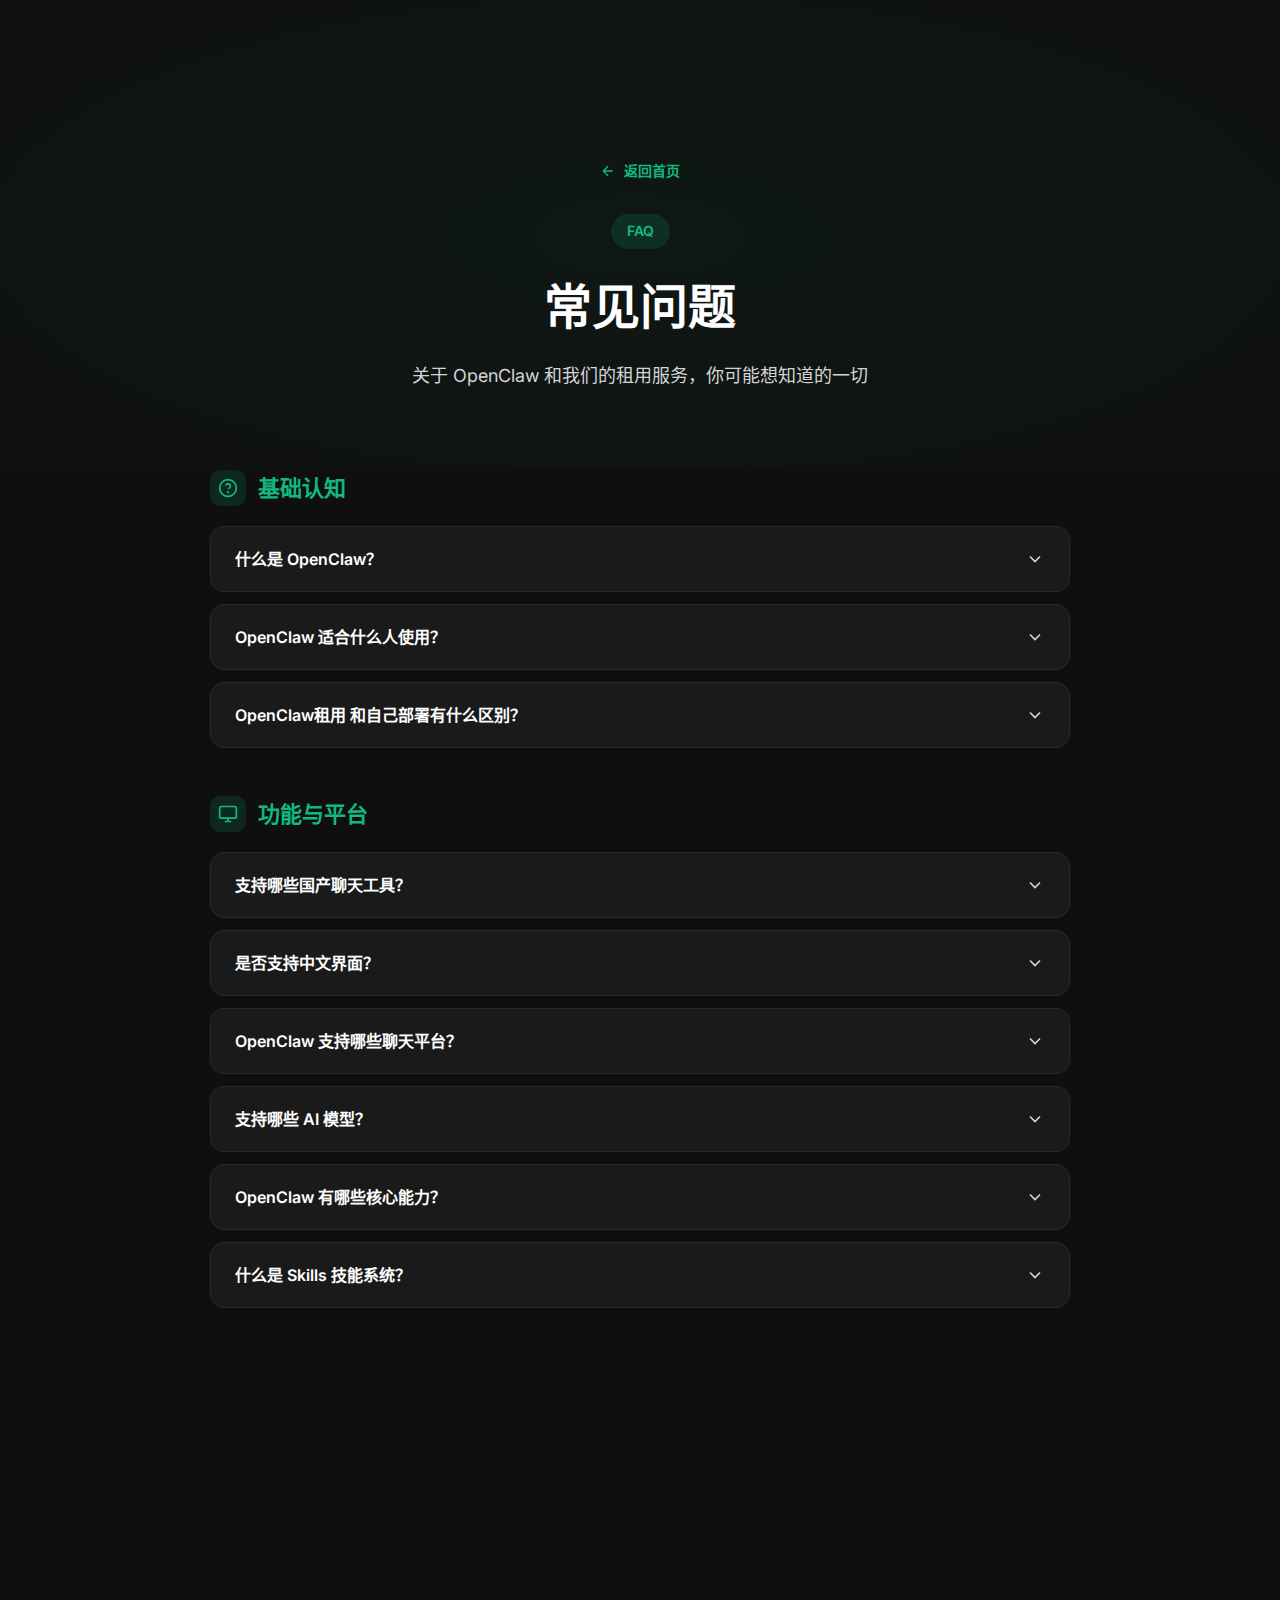
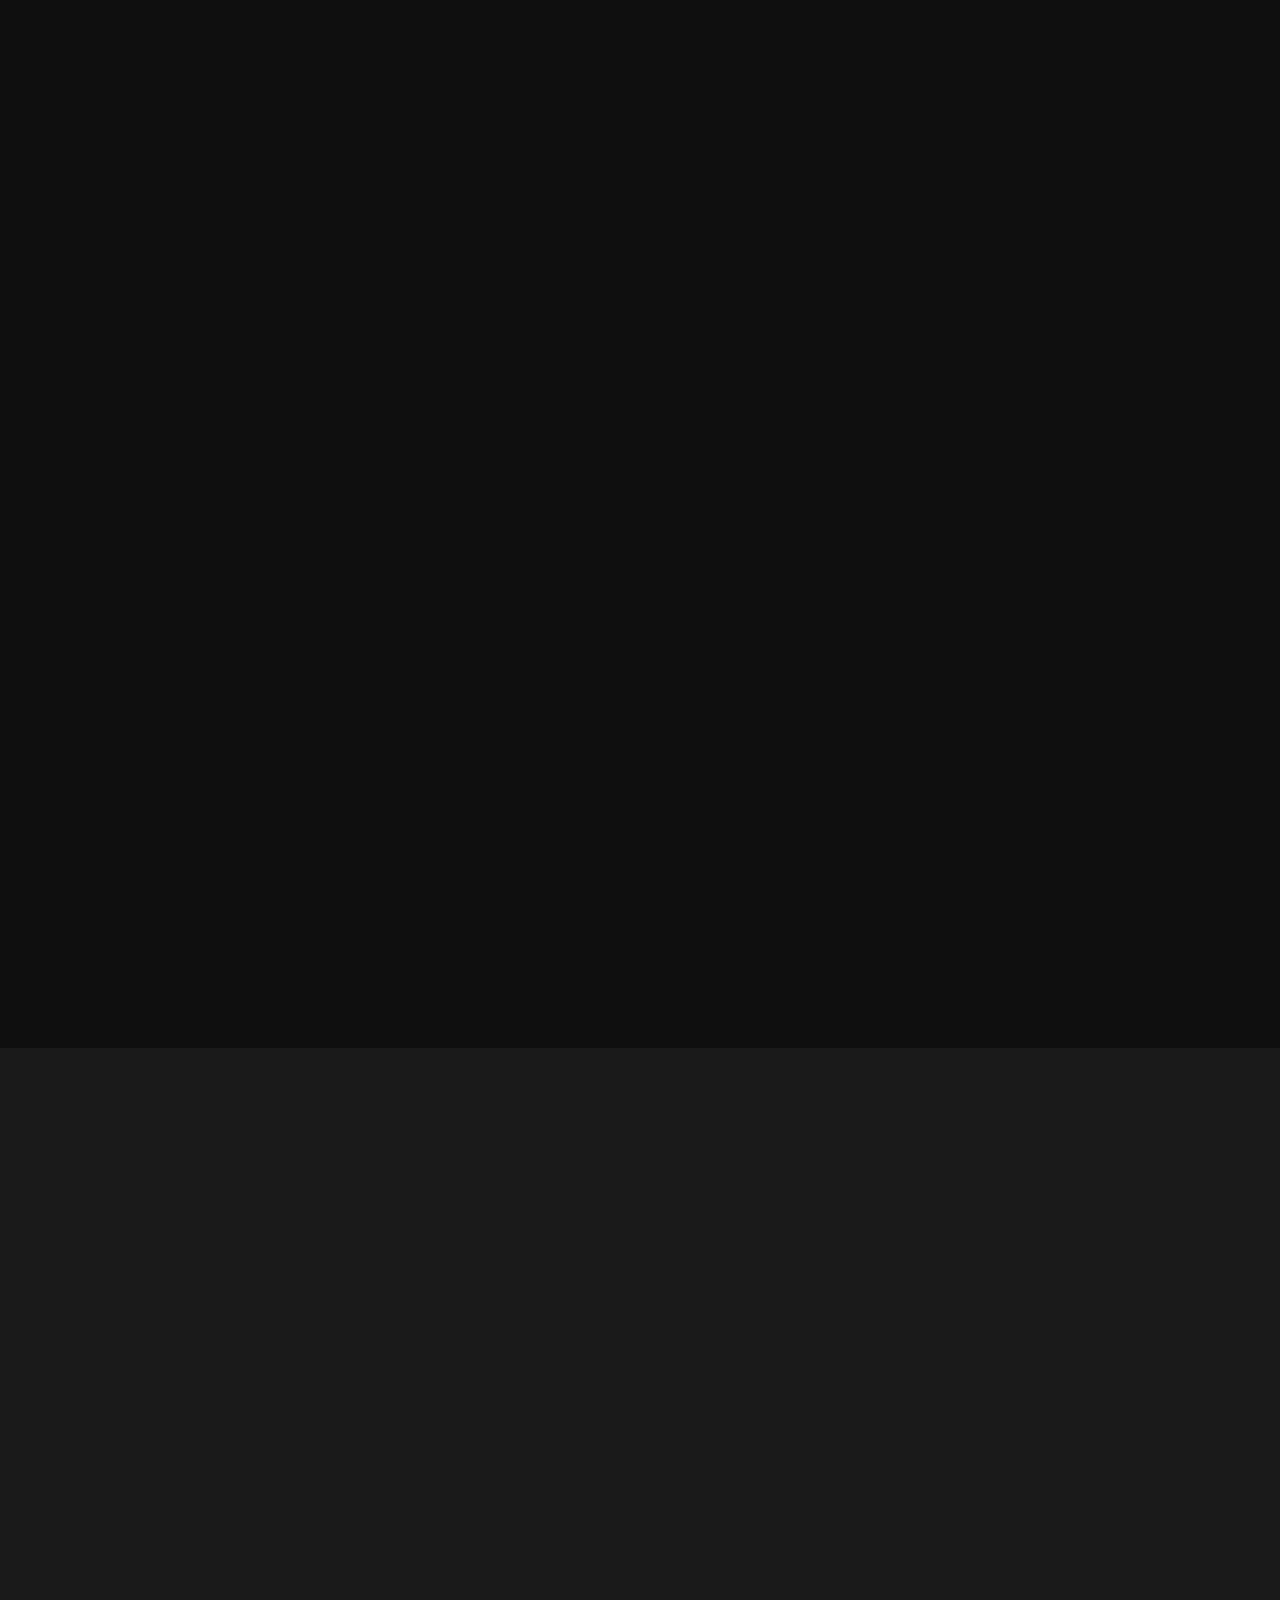
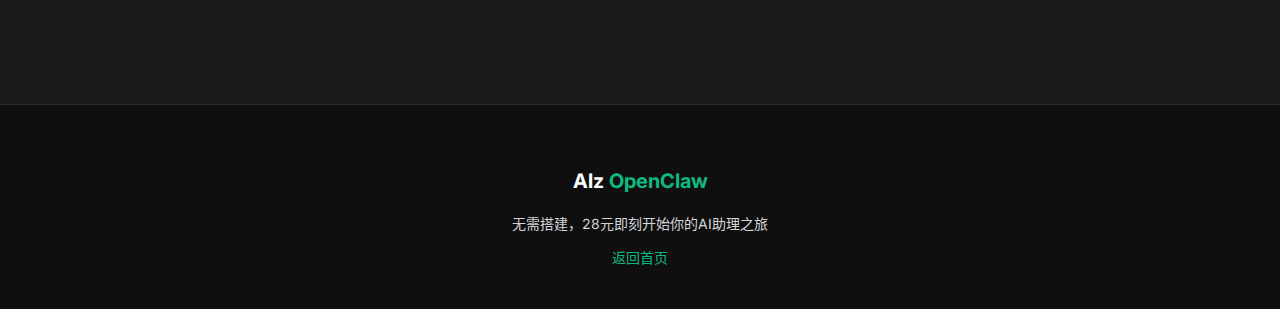
<file: faq.html>
<!DOCTYPE html>
<html lang="zh-CN">
<head>
    <meta charset="UTF-8">
    <meta name="viewport" content="width=device-width, initial-scale=1.0">
    <title>常见问题 — OpenClaw租用 - Alz 阿兹</title>
    <meta name="description" content="OpenClaw租用常见问题解答。了解什么是OpenClaw、支持哪些平台和模型、如何使用对话命令、隐私安全等。">
    <meta name="keywords" content="OpenClaw,FAQ,常见问题,AI助理,使用教程,Alz阿兹">
    <meta name="robots" content="index, follow">
    <meta name="author" content="Alz阿兹">
    <meta name="theme-color" content="#00FF88">
    <link rel="canonical" href="https://openclaw.alz-ai.cn/faq.html">
    <link rel="preconnect" href="https://fonts.googleapis.com">
    <link rel="preconnect" href="https://fonts.gstatic.com" crossorigin>
    <link href="https://fonts.googleapis.com/css2?family=Inter:wght@400;500;600;700;800&display=swap" rel="stylesheet">
    <link rel="stylesheet" href="style.css">
    <style>
/* FAQ Page Specific Styles */
.faq-hero {
    padding: 160px 24px 80px;
    text-align: center;
    background: var(--bg-primary);
    position: relative;
    overflow: hidden;
}
.faq-hero::before {
    content: '';
    position: absolute;
    top: -50%;
    left: -50%;
    width: 200%;
    height: 200%;
    background: radial-gradient(ellipse at center, rgba(0,255,136,0.04) 0%, transparent 60%);
    pointer-events: none;
}
.back-link {
    display: inline-flex;
    align-items: center;
    gap: 8px;
    color: var(--accent);
    text-decoration: none;
    font-size: 14px;
    font-weight: 600;
    margin-bottom: 32px;
    transition: opacity 0.3s;
    position: relative;
    z-index: 1;
}
.back-link:hover { opacity: 0.7; }
.back-link svg { width: 16px; height: 16px; }

.faq-hero .section-title { position: relative; z-index: 1; }
.faq-hero .section-desc { position: relative; z-index: 1; }

/* FAQ Category */
.faq-section { background: var(--bg-primary); padding: 0 24px 80px; }
.faq-container { max-width: 860px; margin: 0 auto; }

.faq-category {
    margin-bottom: 48px;
}
.faq-category-title {
    display: flex;
    align-items: center;
    gap: 12px;
    font-size: 22px;
    font-weight: 700;
    margin-bottom: 20px;
    color: var(--accent);
}
.faq-category-icon {
    width: 36px; height: 36px;
    display: flex; align-items: center; justify-content: center;
    background: var(--accent-dim);
    border-radius: 10px;
    flex-shrink: 0;
}
.faq-category-icon svg { width: 20px; height: 20px; color: var(--accent); }
/* Accordion Item */
.faq-item {
    background: var(--bg-card);
    border: 1px solid var(--border);
    border-radius: 14px;
    margin-bottom: 12px;
    overflow: hidden;
    transition: border-color 0.3s;
}
.faq-item:hover { border-color: rgba(0,255,136,0.3); }
.faq-item.active { border-color: var(--accent); }

.faq-question {
    width: 100%;
    background: none;
    border: none;
    color: var(--text-primary);
    padding: 20px 24px;
    font-size: 16px;
    font-weight: 600;
    text-align: left;
    cursor: pointer;
    display: flex;
    justify-content: space-between;
    align-items: center;
    gap: 16px;
    font-family: inherit;
    line-height: 1.5;
}
.faq-question:hover { color: var(--accent); }

.faq-arrow {
    width: 20px; height: 20px;
    flex-shrink: 0;
    transition: transform 0.3s ease;
    color: var(--text-secondary);
}
.faq-item.active .faq-arrow { transform: rotate(180deg); color: var(--accent); }

.faq-answer {
    max-height: 0;
    overflow: hidden;
    transition: max-height 0.4s ease, padding 0.3s ease;
}
.faq-answer-inner {
    padding: 0 24px 20px;
    font-size: 15px;
    color: var(--text-secondary);
    line-height: 1.8;
}
.faq-answer-inner code {
    background: var(--bg-secondary);
    padding: 2px 8px;
    border-radius: 6px;
    font-size: 14px;
    color: var(--accent);
    font-family: 'SF Mono', 'Fira Code', monospace;
}
.faq-answer-inner ul {
    margin: 8px 0;
    padding-left: 20px;
}
.faq-answer-inner li {
    margin-bottom: 6px;
}
.faq-answer-inner a {
    color: var(--accent);
    text-decoration: underline;
    transition: opacity 0.3s;
}
.faq-answer-inner a:hover { opacity: 0.7; }

/* Command Table */
.cmd-table {
    width: 100%;
    border-collapse: collapse;
    margin: 12px 0;
    font-size: 14px;
}
.cmd-table td {
    padding: 10px 12px;
    border-bottom: 1px solid var(--border);
    vertical-align: top;
}
.cmd-table td:first-child {
    white-space: nowrap;
    width: 160px;
}
.cmd-table tr:last-child td { border-bottom: none; }

/* CTA Banner */
.faq-cta {
    background: var(--bg-secondary);
    padding: 80px 24px;
    text-align: center;
}
.faq-cta-box {
    max-width: 600px;
    margin: 0 auto;
}
.faq-cta-box .cta-button { margin-top: 24px; }

/* Fade-in for FAQ items */
.faq-item.fade-in {
    opacity: 0;
    transform: translateY(20px);
    transition: opacity 0.5s ease, transform 0.5s ease, border-color 0.3s;
}
.faq-item.fade-in.visible {
    opacity: 1;
    transform: translateY(0);
}

/* Copy Link Button */
.faq-item { position: relative; }
.faq-copy-link {
    position: absolute;
    top: 17px;
    right: 52px;
    background: none;
    border: none;
    color: var(--text-secondary);
    cursor: pointer;
    opacity: 0;
    transition: opacity 0.2s, color 0.2s;
    padding: 4px;
    z-index: 2;
    line-height: 0;
    border-radius: 4px;
}
.faq-item:hover .faq-copy-link,
.faq-copy-link:focus-visible { opacity: 0.5; }
.faq-copy-link:hover { opacity: 1 !important; color: var(--accent); }
.faq-copy-link.copied { color: var(--accent); opacity: 1 !important; }
.faq-item.highlight { border-color: var(--accent); }
@media (max-width: 768px) {
    .faq-copy-link { right: 48px; top: 15px; }
}
    </style>
</head>
<body>
    <!-- Hero -->
    <section class="faq-hero">
        <a href="index.html" class="back-link">
            <svg viewBox="0 0 24 24" fill="none" stroke="currentColor" stroke-width="2"><path d="M19 12H5M12 19l-7-7 7-7"/></svg>
            返回首页
        </a>
        <div class="section-header" style="margin-bottom:0">
            <span class="section-tag">FAQ</span>
            <h1 class="section-title">常见问题</h1>
            <p class="section-desc">关于 OpenClaw 和我们的租用服务，你可能想知道的一切</p>
        </div>
    </section>

    <main class="faq-section">
        <div class="faq-container">

            <!-- Category 1: 基础认知 -->
            <div class="faq-category fade-in">
                <h2 class="faq-category-title">
                    <span class="faq-category-icon"><svg viewBox="0 0 24 24" fill="none" stroke="currentColor" stroke-width="2"><circle cx="12" cy="12" r="10"/><path d="M9.09 9a3 3 0 0 1 5.83 1c0 2-3 3-3 3"/><circle cx="12" cy="17" r=".5"/></svg></span>
                    基础认知
                </h2>

                <div class="faq-item fade-in">
                    <button class="faq-question" aria-expanded="false">
                        什么是 OpenClaw？
                        <svg class="faq-arrow" viewBox="0 0 24 24" fill="none" stroke="currentColor" stroke-width="2"><path d="M6 9l6 6 6-6"/></svg>
                    </button>
                    <div class="faq-answer"><div class="faq-answer-inner">
                        OpenClaw 是一个开源的个人 AI 助理网关，可以将你常用的聊天应用（WhatsApp、Telegram、Discord、iMessage 等）连接到 AI 编程代理。你只需在自己的设备或服务器上运行一个 Gateway 进程，它就成为你的消息应用和 AI 助手之间的桥梁。项目在 GitHub 上拥有超过 19 万 Star，采用 MIT 开源协议。
                    </div></div>
                </div>

                <div class="faq-item fade-in">
                    <button class="faq-question" aria-expanded="false">
                        OpenClaw 适合什么人使用？
                        <svg class="faq-arrow" viewBox="0 0 24 24" fill="none" stroke="currentColor" stroke-width="2"><path d="M6 9l6 6 6-6"/></svg>
                    </button>
                    <div class="faq-answer"><div class="faq-answer-inner">
                        OpenClaw 适合希望拥有个人 AI 助理、同时保持数据隐私的用户。无论你是开发者需要编程辅助，还是普通用户想在企业微信、Telegram 等平台上随时获得 AI 帮助，OpenClaw 都能满足需求。通过我们的租用服务，即使没有技术背景也能轻松上手。
                    </div></div>
                </div>

                <div class="faq-item fade-in">
                    <button class="faq-question" aria-expanded="false">
                        OpenClaw租用 和自己部署有什么区别？
                        <svg class="faq-arrow" viewBox="0 0 24 24" fill="none" stroke="currentColor" stroke-width="2"><path d="M6 9l6 6 6-6"/></svg>
                    </button>
                    <div class="faq-answer"><div class="faq-answer-inner">
                        自己部署需要准备服务器、安装 Node.js 22+ 环境、配置网络和安全策略，整个过程对新手来说可能需要数小时甚至更久。而 OpenClaw租用 提供预装好一切的独立 VPS，你收到账号后 5 分钟即可开始使用，我们还会持续跟进版本更新，省去维护烦恼。
                    </div></div>
                </div>
            </div>
            <!-- Category 2: 功能与平台 -->
            <div class="faq-category fade-in">
                <h2 class="faq-category-title">
                    <span class="faq-category-icon"><svg viewBox="0 0 24 24" fill="none" stroke="currentColor" stroke-width="2"><rect x="2" y="3" width="20" height="14" rx="2"/><path d="M8 21h8M12 17v4"/></svg></span>
                    功能与平台
                </h2>

                <div class="faq-item fade-in">
                    <button class="faq-question" aria-expanded="false">
                        支持哪些国产聊天工具？
                        <svg class="faq-arrow" viewBox="0 0 24 24" fill="none" stroke="currentColor" stroke-width="2"><path d="M6 9l6 6 6-6"/></svg>
                    </button>
                    <div class="faq-answer"><div class="faq-answer-inner">
                        OpenClaw 通过官方插件和社区生态，已支持多个国产主流平台：
                        <ul>
                            <li>飞书（Feishu） — 官方插件，WebSocket 长连接，无需公网 IP，配置简单</li>
                            <li>钉钉（DingTalk） — 社区插件，支持 Stream API，企业内部机器人、私聊和群聊均可</li>
                            <li>企业微信（WeCom） — 社区插件可用，支持企业应用接入</li>
                            <li>不支持个人微信 — 微信官方禁止。如通过第三方插件，容易导致微信帐号被封禁，不建议</li>
                        </ul>
                        你可以自行对接上述平台，也可以选择由我们协助配置一个渠道（免费一次）。对接时需要你提供对应平台的 API 密钥。
                    </div></div>
                </div>

                <div class="faq-item fade-in">
                    <button class="faq-question" aria-expanded="false">
                        是否支持中文界面？
                        <svg class="faq-arrow" viewBox="0 0 24 24" fill="none" stroke="currentColor" stroke-width="2"><path d="M6 9l6 6 6-6"/></svg>
                    </button>
                    <div class="faq-answer"><div class="faq-answer-inner">
                        支持。目前 OpenClaw 官方代码的界面文字为英文硬编码，暂不提供内置的语言切换功能，社区主导的多语言国际化工作仍在推进中。不过已有第三方独立的中文版本发布，我们英文版和中文版均可安装。下单时请注明你需要的语言版本，我们会为你部署对应版本。
                    </div></div>
                </div>

                <div class="faq-item fade-in">
                    <button class="faq-question" aria-expanded="false">
                        OpenClaw 支持哪些聊天平台？
                        <svg class="faq-arrow" viewBox="0 0 24 24" fill="none" stroke="currentColor" stroke-width="2"><path d="M6 9l6 6 6-6"/></svg>
                    </button>
                    <div class="faq-answer"><div class="faq-answer-inner">
                        OpenClaw 支持非常广泛的消息平台：
                        <ul>
                            <li>WhatsApp、Telegram、Discord、Slack</li>
                            <li>Google Chat、Signal、Microsoft Teams</li>
                            <li>iMessage（通过 BlueBubbles）、Matrix</li>
                            <li>WebChat（浏览器直接访问）</li>
                            <li>macOS / iOS / Android 原生应用</li>
                        </ul>
                        一个 Gateway 可以同时服务所有已连接的平台。
                    </div></div>
                </div>

                <div class="faq-item fade-in">
                    <button class="faq-question" aria-expanded="false">
                        支持哪些 AI 模型？
                        <svg class="faq-arrow" viewBox="0 0 24 24" fill="none" stroke="currentColor" stroke-width="2"><path d="M6 9l6 6 6-6"/></svg>
                    </button>
                    <div class="faq-answer"><div class="faq-answer-inner">
                        OpenClaw 不绑定特定模型提供商，支持通过配置自由切换模型。目前可用的模型包括：
                        <ul>
                            <li>Claude Opus 4.6 / Sonnet 4.5（Anthropic，官方推荐）</li>
                            <li>GPT-5 / GPT-4o（OpenAI）</li>
                            <li>DeepSeek R1 / V3.1</li>
                            <li>Grok 4（xAI）</li>
                            <li>Gemini 3 Pro / Flash（Google）</li>
                        </ul>
                        我们的租用服务默认提供 OpenRouter 免费模型，也可另购额度使用顶级商业模型。
                    </div></div>
                </div>

                <div class="faq-item fade-in">
                    <button class="faq-question" aria-expanded="false">
                        OpenClaw 有哪些核心能力？
                        <svg class="faq-arrow" viewBox="0 0 24 24" fill="none" stroke="currentColor" stroke-width="2"><path d="M6 9l6 6 6-6"/></svg>
                    </button>
                    <div class="faq-answer"><div class="faq-answer-inner">
                        <ul>
                            <li>多平台消息收发（文字、图片、音频、文档）</li>
                            <li>AI 编程代理 — 具备工具调用和代码执行能力</li>
                            <li>会话管理与记忆 — 支持多会话隔离</li>
                            <li>语音唤醒与对话模式（Talk Mode）</li>
                            <li>Live Canvas — AI 驱动的可视化工作区</li>
                            <li>Skills 技能系统 — 可扩展的插件生态</li>
                            <li>定时任务（Cron）和 Webhook 集成</li>
                            <li>浏览器控制 — 通过 CDP 操控 Chrome</li>
                        </ul>
                    </div></div>
                </div>

                <div class="faq-item fade-in">
                    <button class="faq-question" aria-expanded="false">
                        什么是 Skills 技能系统？
                        <svg class="faq-arrow" viewBox="0 0 24 24" fill="none" stroke="currentColor" stroke-width="2"><path d="M6 9l6 6 6-6"/></svg>
                    </button>
                    <div class="faq-answer"><div class="faq-answer-inner">
                        Skills 是 OpenClaw 的插件扩展机制，分为三类：内置技能（Bundled）、托管技能（Managed）和工作区技能（Workspace）。你可以通过 ClawHub 技能注册中心发现和安装社区开发的技能，也可以自己编写技能来扩展 AI 助理的能力，比如自动化工作流、集成第三方服务等。
                    </div></div>
                </div>
            </div>

            <!-- Category 3: 对话中的常用命令 -->
            <div class="faq-category fade-in">
                <h2 class="faq-category-title">
                    <span class="faq-category-icon"><svg viewBox="0 0 24 24" fill="none" stroke="currentColor" stroke-width="2"><path d="M21 15a2 2 0 0 1-2 2H7l-4 4V5a2 2 0 0 1 2-2h14a2 2 0 0 1 2 2z"/></svg></span>
                    对话中的常用命令
                </h2>

                <div class="faq-item fade-in">
                    <button class="faq-question" aria-expanded="false">
                        在聊天中可以使用哪些命令？
                        <svg class="faq-arrow" viewBox="0 0 24 24" fill="none" stroke="currentColor" stroke-width="2"><path d="M6 9l6 6 6-6"/></svg>
                    </button>
                    <div class="faq-answer"><div class="faq-answer-inner">
                        在任何已连接的聊天平台中，你可以直接发送以下命令来控制 OpenClaw：
                        <table class="cmd-table">
                            <tr><td><code>/status</code></td><td>查看当前会话状态，包括使用的模型、会话时长等</td></tr>
                            <tr><td><code>/new</code> 或 <code>/reset</code></td><td>重置当前会话，清除上下文记忆，开始全新对话</td></tr>
                            <tr><td><code>/think &lt;级别&gt;</code></td><td>调整 AI 的思考深度。可选级别：<code>off</code>、<code>minimal</code>、<code>low</code>、<code>medium</code>、<code>high</code>、<code>xhigh</code></td></tr>
                            <tr><td><code>/verbose on|off</code></td><td>开启或关闭详细输出模式，显示更多 AI 的推理过程</td></tr>
                            <tr><td><code>/activation mention|always</code></td><td>设置群聊中的激活方式 — <code>mention</code> 需要 @提及才响应，<code>always</code> 始终响应</td></tr>
                        </table>
                        这些命令在所有平台（WhatsApp、Telegram、Discord 等）中通用。
                    </div></div>
                </div>

                <div class="faq-item fade-in">
                    <button class="faq-question" aria-expanded="false">
                        如何让 AI 进行更深入的思考？
                        <svg class="faq-arrow" viewBox="0 0 24 24" fill="none" stroke="currentColor" stroke-width="2"><path d="M6 9l6 6 6-6"/></svg>
                    </button>
                    <div class="faq-answer"><div class="faq-answer-inner">
                        使用 <code>/think</code> 命令可以调整 AI 的思考深度。例如发送 <code>/think high</code> 会让 AI 在回答前进行更深入的推理，适合复杂问题。日常简单对话可以用 <code>/think off</code> 或 <code>/think minimal</code> 来加快响应速度。思考级别越高，回答质量越好但响应时间也越长。
                    </div></div>
                </div>

                <div class="faq-item fade-in">
                    <button class="faq-question" aria-expanded="false">
                        可以发送图片、文件给 AI 吗？
                        <svg class="faq-arrow" viewBox="0 0 24 24" fill="none" stroke="currentColor" stroke-width="2"><path d="M6 9l6 6 6-6"/></svg>
                    </button>
                    <div class="faq-answer"><div class="faq-answer-inner">
                        可以。OpenClaw 支持多媒体消息处理，你可以直接在聊天中发送图片、音频和文档，AI 会理解并处理这些内容。比如发送一张截图让 AI 分析、发送一份代码文件让 AI 审查，或者发送语音消息进行对话。具体的多媒体支持能力取决于你使用的 AI 模型。
                    </div></div>
                </div>

                <div class="faq-item fade-in">
                    <button class="faq-question" aria-expanded="false">
                        在群聊中如何使用 OpenClaw？
                        <svg class="faq-arrow" viewBox="0 0 24 24" fill="none" stroke="currentColor" stroke-width="2"><path d="M6 9l6 6 6-6"/></svg>
                    </button>
                    <div class="faq-answer"><div class="faq-answer-inner">
                        OpenClaw 支持群聊模式。默认情况下，在群聊中需要 @提及 OpenClaw 才会触发回复，避免干扰正常聊天。你可以通过 <code>/activation always</code> 切换为始终响应模式，或用 <code>/activation mention</code> 切回提及模式。群聊中的每个会话是隔离的，不会互相干扰。
                    </div></div>
                </div>
            </div>

            <!-- Category 4: 安全与隐私 -->
            <div class="faq-category fade-in">
                <h2 class="faq-category-title">
                    <span class="faq-category-icon"><svg viewBox="0 0 24 24" fill="none" stroke="currentColor" stroke-width="2"><rect x="3" y="11" width="18" height="11" rx="2"/><path d="M7 11V7a5 5 0 0 1 10 0v4"/><circle cx="12" cy="16" r="1"/></svg></span>
                    安全与隐私
                </h2>

                <div class="faq-item fade-in">
                    <button class="faq-question" aria-expanded="false">
                        我的数据安全吗？
                        <svg class="faq-arrow" viewBox="0 0 24 24" fill="none" stroke="currentColor" stroke-width="2"><path d="M6 9l6 6 6-6"/></svg>
                    </button>
                    <div class="faq-answer"><div class="faq-answer-inner">
                        OpenClaw 采用自托管架构，所有数据都存储在你的独立 VPS 上，不经过任何第三方中转服务器。Gateway 默认绑定在本地回环地址（127.0.0.1），外部无法直接访问。你拥有完整的 root 权限，可以随时查看、备份或删除自己的数据。
                    </div></div>
                </div>

                <div class="faq-item fade-in">
                    <button class="faq-question" aria-expanded="false">
                        如何控制谁可以和我的 AI 对话？
                        <svg class="faq-arrow" viewBox="0 0 24 24" fill="none" stroke="currentColor" stroke-width="2"><path d="M6 9l6 6 6-6"/></svg>
                    </button>
                    <div class="faq-answer"><div class="faq-answer-inner">
                        OpenClaw 提供多层访问控制：
                        <ul>
                            <li>配对模式（Pairing） — 默认开启，陌生人发消息会收到配对码，需要你手动批准</li>
                            <li>白名单（Allowlist） — 可以指定允许对话的联系人列表</li>
                            <li>群聊提及要求 — 群聊中可设置必须 @提及 才响应</li>
                            <li>远程访问认证 — 通过 Tailscale 或密码保护外部访问</li>
                        </ul>
                    </div></div>
                </div>

                <div class="faq-item fade-in">
                    <button class="faq-question" aria-expanded="false">
                        对话记录会被保存吗？
                        <svg class="faq-arrow" viewBox="0 0 24 24" fill="none" stroke="currentColor" stroke-width="2"><path d="M6 9l6 6 6-6"/></svg>
                    </button>
                    <div class="faq-answer"><div class="faq-answer-inner">
                        会话数据存储在你的 VPS 本地，用于维持对话上下文和记忆功能。你可以随时使用 <code>/new</code> 或 <code>/reset</code> 命令清除当前会话。由于是独立 VPS，只有你自己能访问这些数据，我们不会读取或收集你的对话内容。
                    </div></div>
                </div>
            </div>

            <!-- Category 5: 租用服务相关 -->
            <div class="faq-category fade-in">
                <h2 class="faq-category-title">
                    <span class="faq-category-icon"><svg viewBox="0 0 24 24" fill="none" stroke="currentColor" stroke-width="2"><path d="M12 2v20M17 5H9.5a3.5 3.5 0 0 0 0 7h5a3.5 3.5 0 0 1 0 7H6"/></svg></span>
                    租用服务相关
                </h2>

                <div class="faq-item fade-in">
                    <button class="faq-question" aria-expanded="false">
                        租用后我会得到什么？
                        <svg class="faq-arrow" viewBox="0 0 24 24" fill="none" stroke="currentColor" stroke-width="2"><path d="M6 9l6 6 6-6"/></svg>
                    </button>
                    <div class="faq-answer"><div class="faq-answer-inner">
                        你会获得一台预装好 OpenClaw 的独立 VPS（2核2G配置），包含完整的 root 权限。我们会提供 SSH 登录信息和 WebChat 访问地址，你可以立即通过浏览器或连接聊天平台开始使用。体验版还包含 OpenRouter 免费模型额度。
                    </div></div>
                </div>

                <div class="faq-item fade-in">
                    <button class="faq-question" aria-expanded="false">
                        免费模型和付费模型有什么区别？
                        <svg class="faq-arrow" viewBox="0 0 24 24" fill="none" stroke="currentColor" stroke-width="2"><path d="M6 9l6 6 6-6"/></svg>
                    </button>
                    <div class="faq-answer"><div class="faq-answer-inner">
                        免费模型通过 OpenRouter 提供，每日有使用限额，且 Agent 能力（工具调用、代码执行等）非常有限，适合简单对话体验。付费模型（如 Claude Opus、GPT-5）拥有更强的推理能力、更长的上下文窗口和完整的 Agent 能力，适合编程辅助、复杂任务等场景。你可以通过我们的按量计费额度包以优惠价格使用顶级模型。
                    </div></div>
                </div>

                <div class="faq-item fade-in">
                    <button class="faq-question" aria-expanded="false">
                        可以自己配置模型来源吗？
                        <svg class="faq-arrow" viewBox="0 0 24 24" fill="none" stroke="currentColor" stroke-width="2"><path d="M6 9l6 6 6-6"/></svg>
                    </button>
                    <div class="faq-answer"><div class="faq-answer-inner">
                        当然可以。你拥有完整的 root 权限，可以自由修改 OpenClaw 的配置文件来使用自己的 API Key 和模型提供商。无论是 Anthropic、OpenAI 还是其他兼容的 API 服务，都可以自行接入。我们不会限制你的模型选择自由。
                    </div></div>
                </div>

                <div class="faq-item fade-in">
                    <button class="faq-question" aria-expanded="false">
                        到期后数据会怎样？
                        <svg class="faq-arrow" viewBox="0 0 24 24" fill="none" stroke="currentColor" stroke-width="2"><path d="M6 9l6 6 6-6"/></svg>
                    </button>
                    <div class="faq-answer"><div class="faq-answer-inner">
                        到期后 VPS 会保留一段缓冲期（通常 3 天），期间你可以续费或备份数据。缓冲期结束后服务器资源将被回收。建议在到期前做好重要数据的备份。续费后所有数据和配置都会保持不变。
                    </div></div>
                </div>

                <div class="faq-item fade-in">
                    <button class="faq-question" aria-expanded="false">
                        如何续费或升级套餐？
                        <svg class="faq-arrow" viewBox="0 0 24 24" fill="none" stroke="currentColor" stroke-width="2"><path d="M6 9l6 6 6-6"/></svg>
                    </button>
                    <div class="faq-answer"><div class="faq-answer-inner">
                        直接通过微信联系我们（微信号：<code>alz-ai</code>）即可续费或升级。长租版续费仅需 58 元/月，是最具性价比的选择。额度包也可以单独续费，30 元起充。
                    </div></div>
                </div>
            </div>

        </div>
    </main>

    <!-- CTA -->
    <section class="faq-cta">
        <div class="faq-cta-box fade-in">
            <span class="section-tag">还有疑问？</span>
            <h2 class="section-title" style="font-size:clamp(28px,4vw,36px);margin-top:16px">添加微信直接咨询</h2>
            <p class="section-desc" style="margin:12px auto 0">扫码或搜索微信号添加，备注「OpenClaw」即可</p>
            <div class="contact-icon" style="margin-top:32px">
                <img src="qrcode.png" alt="扫码添加微信号 alz-ai 咨询购买 OpenClaw租用" style="width:100%;height:100%;object-fit:contain;border-radius:12px;">
            </div>
            <div class="wechat-id">
                <svg viewBox="0 0 24 24" fill="currentColor">
                    <path d="M8.691 2.188C3.891 2.188 0 5.476 0 9.53c0 2.212 1.17 4.203 3.002 5.55a.59.59 0 0 1 .213.665l-.39 1.48c-.019.07-.048.141-.048.213 0 .163.13.295.29.295a.328.328 0 0 0 .186-.059l2.114-1.225a.866.866 0 0 1 .443-.121.869.869 0 0 1 .246.036 9.928 9.928 0 0 0 2.635.35c4.8 0 8.691-3.287 8.691-7.342s-3.891-7.184-8.691-7.184z"/>
                </svg>
                alz-ai
            </div>
        </div>
    </section>

    <!-- Footer -->
    <footer>
        <div class="container">
            <p class="footer-brand">Alz <span>OpenClaw</span></p>
            <p class="footer-text">无需搭建，28元即刻开始你的AI助理之旅</p>
            <p class="footer-text" style="margin-top:12px"><a href="index.html" style="color:var(--accent);text-decoration:none;font-weight:500">返回首页</a></p>
        </div>
    </footer>

    <script src="common.js"></script>
    <script>
    // FAQ Accordion
    document.querySelectorAll('.faq-question').forEach(btn => {
        btn.addEventListener('click', () => {
            const item = btn.parentElement;
            const answer = item.querySelector('.faq-answer');
            const isActive = item.classList.contains('active');

            // Close all others in same category
            item.closest('.faq-category').querySelectorAll('.faq-item.active').forEach(other => {
                if (other !== item) {
                    other.classList.remove('active');
                    other.querySelector('.faq-question').setAttribute('aria-expanded', 'false');
                    other.querySelector('.faq-answer').style.maxHeight = '0';
                }
            });

            // Toggle current
            if (isActive) {
                item.classList.remove('active');
                btn.setAttribute('aria-expanded', 'false');
                answer.style.maxHeight = '0';
            } else {
                item.classList.add('active');
                btn.setAttribute('aria-expanded', 'true');
                answer.style.maxHeight = answer.scrollHeight + 'px';
            }
        });
    });

    // Stagger fade-in for FAQ items within each category
    const faqObserver = new IntersectionObserver((entries) => {
        entries.forEach(entry => {
            if (entry.isIntersecting) {
                const items = entry.target.querySelectorAll('.faq-item.fade-in:not(.visible)');
                items.forEach((item, i) => {
                    setTimeout(() => item.classList.add('visible'), i * 80);
                });
            }
        });
    }, { threshold: 0.1 });

    document.querySelectorAll('.faq-category').forEach(cat => faqObserver.observe(cat));

    // Copy-link buttons & hash auto-open
    const linkSvg = '<svg width="16" height="16" viewBox="0 0 24 24" fill="none" stroke="currentColor" stroke-width="2"><path d="M10 13a5 5 0 0 0 7.54.54l3-3a5 5 0 0 0-7.07-7.07l-1.72 1.71"/><path d="M14 11a5 5 0 0 0-7.54-.54l-3 3a5 5 0 0 0 7.07 7.07l1.71-1.71"/></svg>';
    const checkSvg = '<svg width="16" height="16" viewBox="0 0 24 24" fill="none" stroke="currentColor" stroke-width="2"><path d="M20 6L9 17l-5-5"/></svg>';

    document.querySelectorAll('.faq-item').forEach((item, i) => {
        item.id = 'faq-' + (i + 1);
        const btn = document.createElement('button');
        btn.className = 'faq-copy-link';
        btn.title = '复制此问题链接';
        btn.setAttribute('aria-label', '复制此问题链接');
        btn.innerHTML = linkSvg;
        btn.addEventListener('click', e => {
            e.stopPropagation();
            const url = location.origin + location.pathname + '#' + item.id;
            navigator.clipboard.writeText(url).then(() => {
                btn.classList.add('copied');
                btn.innerHTML = checkSvg;
                setTimeout(() => { btn.classList.remove('copied'); btn.innerHTML = linkSvg; }, 1500);
            });
        });
        item.insertBefore(btn, item.querySelector('.faq-answer'));
    });

    // Auto-open question from URL hash
    function openFromHash() {
        if (!location.hash) return;
        const target = document.querySelector(location.hash);
        if (!target || !target.classList.contains('faq-item')) return;
        // Ensure visibility (bypass fade-in)
        target.classList.add('visible');
        const cat = target.closest('.faq-category');
        if (cat) cat.querySelectorAll('.faq-item.fade-in').forEach(el => el.classList.add('visible'));
        // Open accordion
        target.classList.add('active');
        target.querySelector('.faq-question').setAttribute('aria-expanded', 'true');
        const answer = target.querySelector('.faq-answer');
        answer.style.maxHeight = answer.scrollHeight + 'px';
        // Highlight briefly
        target.classList.add('highlight');
        setTimeout(() => target.classList.remove('highlight'), 2000);
        // Scroll into view
        setTimeout(() => target.scrollIntoView({ behavior: 'smooth', block: 'center' }), 200);
    }
    openFromHash();
    window.addEventListener('hashchange', openFromHash);
    </script>
</body>
</html>
</file>
<file: style.css>
* {
    margin: 0;
    padding: 0;
    box-sizing: border-box;
}

:root {
    --bg-primary: #0f0f0f;
    --bg-secondary: #1a1a1a;
    --bg-card: #1a1a1a;
    --accent: #10b981;
    --accent-dim: rgba(16, 185, 129, 0.15);
    --accent-blue: #3b82f6;
    --accent-gold: #fbbf24;
    --text-primary: #ffffff;
    --text-secondary: #d4d4d8;
    --border: #2a2a2a;
    --shadow-sm: 0 1px 2px 0 rgba(0, 0, 0, 0.05);
    --shadow-md: 0 4px 6px -1px rgba(0, 0, 0, 0.1);
    --shadow-lg: 0 10px 15px -3px rgba(0, 0, 0, 0.1);
}

html {
    scroll-behavior: smooth;
}

body {
    font-family: 'Inter', -apple-system, BlinkMacSystemFont, sans-serif;
    background: var(--bg-primary);
    color: var(--text-primary);
    line-height: 1.6;
    overflow-x: hidden;
}

/* Hero Section */
.hero {
    position: relative;
    min-height: 100vh;
    display: flex;
    align-items: center;
    justify-content: center;
    overflow: hidden;
    background: radial-gradient(ellipse at top, #1a1a1a 0%, #0a0a0a 100%);
}

.hero::before {
    /* 隐藏原网格背景，Galaxy 效果已包含粒子 */
    display: none;
}

/* Galaxy Background Container */
.galaxy-container {
    position: absolute;
    top: 0;
    left: 0;
    width: 100%;
    height: 100%;
    z-index: 1;
    opacity: 0;
    transition: opacity 1s ease-in;
}

.galaxy-container.loaded {
    opacity: 1;
}

.galaxy-container canvas {
    display: block;
    width: 100%;
    height: 100%;
}

/* Fallback Background (for non-WebGL browsers) */
.hero-fallback {
    position: absolute;
    top: 0;
    left: 0;
    width: 100%;
    height: 100%;
    background: radial-gradient(ellipse at top, #1a1a1a 0%, #0a0a0a 100%);
    z-index: 0;
}

/* Hide fallback when WebGL is supported */
body.webgl-supported .hero-fallback {
    opacity: 0;
    transition: opacity 0.5s ease;
}

.hero-content {
    position: relative;
    z-index: 10;
    text-align: center;
    padding: 0 24px;
    max-width: 1000px;
}

.brand {
    display: inline-flex;
    align-items: center;
    gap: 8px;
    padding: 8px 20px;
    background: var(--accent-dim);
    border: 1px solid rgba(0, 255, 136, 0.3);
    border-radius: 100px;
    font-size: 14px;
    font-weight: 600;
    color: var(--accent);
    margin-bottom: 32px;
    letter-spacing: 0.5px;
}

.hero-title {
    font-size: clamp(40px, 8vw, 80px);
    font-weight: 800;
    line-height: 1.1;
    margin-bottom: 24px;
    letter-spacing: -0.02em;
}

.hero-title span {
    color: var(--accent);
}

.hero-subtitle {
    font-size: clamp(20px, 3vw, 28px);
    color: var(--text-secondary);
    margin-bottom: 16px;
    font-weight: 500;
}

.hero-price {
    font-size: clamp(24px, 4vw, 36px);
    color: var(--accent-orange);
    font-weight: 700;
    margin-bottom: 40px;
}

.cta-button {
    display: inline-flex;
    align-items: center;
    gap: 12px;
    padding: 18px 40px;
    background: var(--accent);
    color: #000000;
    font-size: 18px;
    font-weight: 700;
    border: none;
    border-radius: 12px;
    cursor: pointer;
    text-decoration: none;
    transition: all 0.3s ease;
    box-shadow: 0 4px 20px rgba(16, 185, 129, 0.3);
}

.cta-button:hover {
    transform: translateY(-2px);
    box-shadow: 0 8px 30px rgba(16, 185, 129, 0.5);
}

.cta-button svg {
    width: 24px;
    height: 24px;
}

.scroll-hint {
    position: absolute;
    bottom: 40px;
    left: 50%;
    transform: translateX(-50%);
    z-index: 3;
    animation: bounce 2s infinite;
}

.scroll-hint svg {
    width: 32px;
    height: 32px;
    color: var(--text-secondary);
}

@keyframes bounce {
    0%, 100% { transform: translateX(-50%) translateY(0); }
    50% { transform: translateX(-50%) translateY(10px); }
}
/* Section Common */
section {
    padding: 120px 24px;
}

.container {
    max-width: 1200px;
    margin: 0 auto;
}

.section-header {
    text-align: center;
    margin-bottom: 80px;
}

.section-tag {
    display: inline-block;
    padding: 6px 16px;
    background: var(--accent-dim);
    border-radius: 100px;
    font-size: 14px;
    font-weight: 600;
    color: var(--accent);
    margin-bottom: 20px;
}

.section-title {
    font-size: clamp(32px, 5vw, 48px);
    font-weight: 700;
    margin-bottom: 16px;
}

.section-desc {
    font-size: 18px;
    color: var(--text-secondary);
    max-width: 600px;
    margin: 0 auto;
}

/* Features Section */
.features {
    background: var(--bg-primary);
}

/* About Section */
.about {
    background: var(--bg-secondary);
}

.about-content {
    max-width: 900px;
    margin: 0 auto;
}

.about-intro {
    font-size: 18px;
    line-height: 1.8;
    color: var(--text-secondary);
    margin-bottom: 48px;
    text-align: center;
}

.about-stats {
    display: grid;
    grid-template-columns: repeat(auto-fit, minmax(200px, 1fr));
    gap: 24px;
    margin-bottom: 48px;
}

.stat-card {
    background: var(--bg-card);
    border: 1px solid var(--border);
    border-radius: 16px;
    padding: 32px 24px;
    text-align: center;
    transition: all 0.3s ease;
    position: relative;
    overflow: hidden;
    --glow-x: 50%;
    --glow-y: 50%;
    --glow-intensity: 0;
}

.stat-card::after {
    content: '';
    position: absolute;
    inset: 0;
    padding: 2px;
    background: radial-gradient(
        400px circle at var(--glow-x) var(--glow-y),
        rgba(16, 185, 129, calc(var(--glow-intensity) * 0.8)) 0%,
        rgba(16, 185, 129, calc(var(--glow-intensity) * 0.5)) 30%,
        rgba(16, 185, 129, calc(var(--glow-intensity) * 0.3)) 50%,
        transparent 70%
    );
    border-radius: inherit;
    -webkit-mask: linear-gradient(#fff 0 0) content-box, linear-gradient(#fff 0 0);
    -webkit-mask-composite: xor;
    mask: linear-gradient(#fff 0 0) content-box, linear-gradient(#fff 0 0);
    mask-composite: exclude;
    pointer-events: none;
    opacity: 0;
    transition: opacity 0.3s ease;
    z-index: 1;
}

.stat-card:hover::after {
    opacity: 1;
}

.stat-card:hover {
    transform: translateY(-8px);
    box-shadow: 0 12px 40px rgba(16, 185, 129, 0.4);
}

.stat-number {
    font-size: 36px;
    font-weight: 800;
    color: var(--accent);
    margin-bottom: 8px;
}

.stat-label {
    font-size: 14px;
    color: var(--text-secondary);
}

.about-highlight {
    background: var(--bg-card);
    border: 1px solid var(--border);
    border-left: 4px solid var(--accent-gold);
    border-radius: 12px;
    padding: 24px 32px;
    font-size: 16px;
    line-height: 1.7;
    color: var(--text-secondary);
}

.about-highlight strong {
    color: var(--accent-gold);
}

/* Services Section (replaces Features) */
.services {
    background: var(--bg-primary);
}

.services-grid {
    display: grid;
    grid-template-columns: repeat(auto-fit, minmax(280px, 1fr));
    gap: 24px;
}

.service-card {
    background: var(--bg-card);
    border: 1px solid var(--border);
    border-radius: 20px;
    padding: 40px 32px;
    transition: all 0.3s ease;
    position: relative;
    overflow: hidden;
    box-shadow: var(--shadow-md);
    --glow-x: 50%;
    --glow-y: 50%;
    --glow-intensity: 0;
}

.service-card::after {
    content: '';
    position: absolute;
    inset: 0;
    padding: 2px;
    background: radial-gradient(
        500px circle at var(--glow-x) var(--glow-y),
        rgba(16, 185, 129, calc(var(--glow-intensity) * 0.8)) 0%,
        rgba(16, 185, 129, calc(var(--glow-intensity) * 0.5)) 30%,
        rgba(16, 185, 129, calc(var(--glow-intensity) * 0.3)) 50%,
        transparent 70%
    );
    border-radius: inherit;
    -webkit-mask: linear-gradient(#fff 0 0) content-box, linear-gradient(#fff 0 0);
    -webkit-mask-composite: xor;
    mask: linear-gradient(#fff 0 0) content-box, linear-gradient(#fff 0 0);
    mask-composite: exclude;
    pointer-events: none;
    opacity: 0;
    transition: opacity 0.3s ease;
    z-index: 1;
}

.service-card:hover::after {
    opacity: 1;
}

.service-card:hover {
    transform: translateY(-8px);
    box-shadow: 0 12px 40px rgba(16, 185, 129, 0.4);
}

.service-icon {
    width: 56px;
    height: 56px;
    display: flex;
    align-items: center;
    justify-content: center;
    background: var(--accent-dim);
    border-radius: 14px;
    margin-bottom: 24px;
}

.service-icon svg {
    width: 28px;
    height: 28px;
    color: var(--accent);
}

.service-title {
    font-size: 22px;
    font-weight: 700;
    margin-bottom: 12px;
}

.service-desc {
    font-size: 16px;
    color: var(--text-secondary);
    line-height: 1.7;
    margin-bottom: 16px;
}

.service-suitable {
    font-size: 14px;
    color: var(--accent);
    font-weight: 600;
}

/* Advantages Section */
.advantages {
    background: var(--bg-secondary);
}

.advantages-grid {
    display: grid;
    grid-template-columns: repeat(auto-fit, minmax(300px, 1fr));
    gap: 24px;
}

.advantage-card {
    background: var(--bg-card);
    border: 1px solid var(--border);
    border-radius: 20px;
    padding: 32px 28px;
    transition: all 0.3s ease;
    box-shadow: var(--shadow-md);
    position: relative;
    overflow: hidden;
    --glow-x: 50%;
    --glow-y: 50%;
    --glow-intensity: 0;
}

.advantage-card::after {
    content: '';
    position: absolute;
    inset: 0;
    padding: 2px;
    background: radial-gradient(
        450px circle at var(--glow-x) var(--glow-y),
        rgba(16, 185, 129, calc(var(--glow-intensity) * 0.8)) 0%,
        rgba(16, 185, 129, calc(var(--glow-intensity) * 0.5)) 30%,
        rgba(16, 185, 129, calc(var(--glow-intensity) * 0.3)) 50%,
        transparent 70%
    );
    border-radius: inherit;
    -webkit-mask: linear-gradient(#fff 0 0) content-box, linear-gradient(#fff 0 0);
    -webkit-mask-composite: xor;
    mask: linear-gradient(#fff 0 0) content-box, linear-gradient(#fff 0 0);
    mask-composite: exclude;
    pointer-events: none;
    opacity: 0;
    transition: opacity 0.3s ease;
    z-index: 1;
}

.advantage-card:hover::after {
    opacity: 1;
}

.advantage-card:hover {
    transform: translateY(-8px);
    box-shadow: 0 12px 40px rgba(16, 185, 129, 0.4);
}

.advantage-icon {
    width: 48px;
    height: 48px;
    display: flex;
    align-items: center;
    justify-content: center;
    background: var(--accent-dim);
    border-radius: 12px;
    margin-bottom: 20px;
}

.advantage-icon svg {
    width: 24px;
    height: 24px;
    color: var(--accent);
}

.advantage-title {
    font-size: 20px;
    font-weight: 700;
    margin-bottom: 10px;
}

.advantage-desc {
    font-size: 15px;
    color: var(--text-secondary);
    line-height: 1.7;
}

/* Process Section */
.process {
    background: var(--bg-primary);
}

.process-steps {
    max-width: 900px;
    margin: 0 auto;
}

.process-step {
    display: flex;
    gap: 24px;
    margin-bottom: 40px;
    position: relative;
}

.process-step:last-child {
    margin-bottom: 0;
}

.process-step:not(:last-child)::after {
    content: '';
    position: absolute;
    left: 23px;
    top: 56px;
    width: 2px;
    height: calc(100% - 16px);
    background: var(--border);
}

.process-number {
    flex-shrink: 0;
    width: 48px;
    height: 48px;
    display: flex;
    align-items: center;
    justify-content: center;
    background: var(--accent);
    color: #000000;
    font-size: 20px;
    font-weight: 800;
    border-radius: 50%;
    position: relative;
    z-index: 1;
}

.process-content {
    flex: 1;
    padding-top: 8px;
}

.process-title {
    font-size: 20px;
    font-weight: 700;
    margin-bottom: 8px;
}

.process-desc {
    font-size: 15px;
    color: var(--text-secondary);
    line-height: 1.7;
}

/* Features Section */
.features {
    background: var(--bg-primary);
}

.features-grid {
    display: grid;
    grid-template-columns: repeat(auto-fit, minmax(300px, 1fr));
    gap: 24px;
}

.feature-card {
    background: var(--bg-card);
    border: 1px solid var(--border);
    border-radius: 20px;
    padding: 40px 32px;
    transition: all 0.3s ease;
    position: relative;
    overflow: hidden;
    box-shadow: var(--shadow-md);
}

.feature-card::before {
    content: '';
    position: absolute;
    top: 0;
    left: 0;
    width: 100%;
    height: 3px;
    background: linear-gradient(90deg, var(--accent), transparent);
    opacity: 0;
    transition: opacity 0.3s ease;
}

.feature-card:hover {
    border-color: var(--accent);
    transform: translateY(-4px);
    box-shadow: var(--shadow-lg);
}

.feature-card:hover::before {
    opacity: 1;
}

.feature-icon {
    width: 56px;
    height: 56px;
    display: flex;
    align-items: center;
    justify-content: center;
    background: var(--accent-dim);
    border-radius: 14px;
    margin-bottom: 24px;
}

.feature-icon svg {
    width: 28px;
    height: 28px;
    color: var(--accent);
}

.feature-title {
    font-size: 22px;
    font-weight: 700;
    margin-bottom: 12px;
}

.feature-desc {
    font-size: 16px;
    color: var(--text-secondary);
    line-height: 1.7;
}
/* Pricing Section */
.pricing {
    background: var(--bg-secondary);
}

.pricing-grid {
    display: grid;
    grid-template-columns: repeat(auto-fit, minmax(320px, 1fr));
    gap: 24px;
    align-items: stretch;
}

.pricing-card {
    background: var(--bg-card);
    border: 1px solid var(--border);
    border-radius: 24px;
    padding: 40px 32px;
    position: relative;
    transition: all 0.3s ease;
    display: flex;
    flex-direction: column;
    box-shadow: var(--shadow-md);
    overflow: visible;
    --glow-x: 50%;
    --glow-y: 50%;
    --glow-intensity: 0;
}

.pricing-card::before {
    content: '';
    position: absolute;
    inset: 0;
    border-radius: 24px;
    overflow: hidden;
    z-index: 0;
}

.pricing-card::after {
    content: '';
    position: absolute;
    inset: 0;
    padding: 2px;
    background: radial-gradient(
        500px circle at var(--glow-x) var(--glow-y),
        rgba(16, 185, 129, calc(var(--glow-intensity) * 0.8)) 0%,
        rgba(59, 130, 246, calc(var(--glow-intensity) * 0.6)) 30%,
        rgba(251, 191, 36, calc(var(--glow-intensity) * 0.4)) 50%,
        transparent 70%
    );
    border-radius: inherit;
    -webkit-mask: linear-gradient(#fff 0 0) content-box, linear-gradient(#fff 0 0);
    -webkit-mask-composite: xor;
    mask: linear-gradient(#fff 0 0) content-box, linear-gradient(#fff 0 0);
    mask-composite: exclude;
    pointer-events: none;
    opacity: 0;
    transition: opacity 0.3s ease;
    z-index: 1;
}

.pricing-card.featured::after {
    --glow-intensity: 0.6;
    opacity: 1;
}

.pricing-card:hover::after {
    opacity: 1;
}

.pricing-card.featured {
    box-shadow: 0 10px 40px rgba(16, 185, 129, 0.2);
}

.pricing-card:hover {
    transform: translateY(-8px);
    box-shadow: 0 12px 40px rgba(16, 185, 129, 0.4);
}

.pricing-badge {
    position: absolute;
    top: -12px;
    right: 24px;
    padding: 6px 16px;
    background: var(--accent);
    color: var(--bg-primary);
    font-size: 12px;
    font-weight: 700;
    border-radius: 100px;
    z-index: 10;
}

.pricing-name {
    font-size: 24px;
    font-weight: 700;
    margin-bottom: 8px;
}

.pricing-desc {
    font-size: 15px;
    color: var(--text-secondary);
    margin-bottom: 24px;
}

.pricing-price {
    margin-bottom: 32px;
}

.pricing-amount {
    font-size: 48px;
    font-weight: 800;
    color: var(--accent-blue);
}

.pricing-amount span {
    font-size: 20px;
    font-weight: 500;
    color: var(--text-secondary);
}

.pricing-note {
    font-size: 14px;
    color: var(--text-secondary);
    margin-top: 4px;
}

.pricing-note span {
    font-size: 20px;
    font-weight: 500;
    color: var(--accent-blue);
}

.pricing-features {
    list-style: none;
    margin-bottom: 32px;
    flex-grow: 1;
}

.pricing-features li {
    display: flex;
    align-items: flex-start;
    gap: 12px;
    padding: 12px 0;
    border-bottom: 1px solid var(--border);
    font-size: 15px;
}

.pricing-features li:last-child {
    border-bottom: none;
}

.pricing-features svg {
    width: 20px;
    height: 20px;
    color: var(--accent);
    flex-shrink: 0;
    margin-top: 2px;
}

.pricing-cta {
    width: 100%;
    padding: 16px;
    background: transparent;
    border: 2px solid var(--accent);
    color: var(--accent);
    font-size: 16px;
    font-weight: 600;
    border-radius: 12px;
    cursor: pointer;
    transition: all 0.3s ease;
    text-decoration: none;
    text-align: center;
    display: block;
}

.pricing-cta:hover, .pricing-card.featured .pricing-cta {
    background: var(--accent);
    color: var(--bg-primary);
}

.pricing-card.featured .pricing-cta:hover {
    box-shadow: 0 0 30px rgba(0, 255, 136, 0.4);
}
/* Comparison Section */
.comparison {
    background: var(--bg-primary);
}

.comparison-table {
    width: 100%;
    border-collapse: collapse;
    background: var(--bg-card);
    border-radius: 20px;
    overflow: hidden;
    border: 1px solid var(--border);
}

.comparison-table th,
.comparison-table td {
    padding: 20px 24px;
    text-align: left;
    border-bottom: 1px solid var(--border);
}

.comparison-table th {
    background: var(--bg-secondary);
    font-weight: 600;
    font-size: 14px;
    text-transform: uppercase;
    letter-spacing: 0.5px;
    color: var(--text-secondary);
}

.comparison-table th:first-child {
    color: var(--text-primary);
}

.comparison-table td:first-child {
    font-weight: 600;
}

.comparison-table tr:last-child td {
    border-bottom: none;
}

.comparison-table .highlight {
    background: rgba(0, 255, 136, 0.08);
}

.comparison-table .highlight td:first-child {
    color: var(--accent);
}

.check-icon {
    color: var(--accent);
}

.cross-icon {
    color: #FF4444;
}

/* Mobile Table */
.comparison-cards {
    display: none;
}

@media (max-width: 768px) {
    .comparison-table {
        display: none;
    }

    .comparison-cards {
        display: flex;
        flex-direction: column;
        gap: 20px;
    }

    .comparison-card {
        background: var(--bg-card);
        border: 1px solid var(--border);
        border-radius: 16px;
        padding: 24px;
    }

    .comparison-card-title {
        font-size: 18px;
        font-weight: 700;
        margin-bottom: 16px;
        padding-bottom: 16px;
        border-bottom: 1px solid var(--border);
    }

    .comparison-card.ours {
        border-color: var(--accent);
    }

    .comparison-card.ours .comparison-card-title {
        color: var(--accent);
    }

    .comparison-item {
        display: flex;
        justify-content: space-between;
        padding: 12px 0;
        border-bottom: 1px solid var(--border);
        font-size: 14px;
    }

    .comparison-item:last-child {
        border-bottom: none;
    }

    .comparison-label {
        color: var(--text-secondary);
    }

    .comparison-value {
        font-weight: 600;
        text-align: right;
    }
}
/* Contact Section */
.contact {
    background: var(--bg-secondary);
    text-align: center;
}

.contact-box {
    max-width: 600px;
    margin: 0 auto;
    background: var(--bg-card);
    border: 1px solid var(--border);
    border-radius: 24px;
    padding: 60px 40px;
    position: relative;
    overflow: hidden;
    --glow-x: 50%;
    --glow-y: 50%;
    --glow-intensity: 0.8;
}

.contact-box::after {
    content: '';
    position: absolute;
    inset: 0;
    padding: 2px;
    background: radial-gradient(
        600px circle at var(--glow-x) var(--glow-y),
        rgba(16, 185, 129, calc(var(--glow-intensity) * 0.8)) 0%,
        rgba(59, 130, 246, calc(var(--glow-intensity) * 0.6)) 30%,
        rgba(251, 191, 36, calc(var(--glow-intensity) * 0.4)) 50%,
        transparent 70%
    );
    border-radius: inherit;
    -webkit-mask: linear-gradient(#fff 0 0) content-box, linear-gradient(#fff 0 0);
    -webkit-mask-composite: xor;
    mask: linear-gradient(#fff 0 0) content-box, linear-gradient(#fff 0 0);
    mask-composite: exclude;
    pointer-events: none;
    opacity: 1;
    z-index: 1;
}

.contact-icon {
    width: 160px;
    height: 160px;
    display: flex;
    align-items: center;
    justify-content: center;
    background: #fff;
    border-radius: 12px;
    margin: 0 auto 32px;
    padding: 8px;
}

.contact-icon svg {
    width: 40px;
    height: 40px;
    color: var(--accent);
}

.contact-title {
    font-size: 28px;
    font-weight: 700;
    margin-bottom: 12px;
}

.contact-desc {
    font-size: 16px;
    color: var(--text-secondary);
    margin-bottom: 32px;
}

.wechat-id {
    display: inline-flex;
    align-items: center;
    gap: 12px;
    padding: 16px 32px;
    background: var(--bg-secondary);
    border: 2px solid var(--accent);
    border-radius: 12px;
    font-size: 24px;
    font-weight: 700;
    color: var(--accent);
    margin-bottom: 24px;
    transition: all 0.3s ease;
    user-select: none;
}

.wechat-id:hover {
    background: var(--accent-dim);
    transform: translateY(-2px);
    box-shadow: 0 4px 20px rgba(16, 185, 129, 0.3);
}

.wechat-id:active {
    transform: translateY(0);
}

.wechat-id svg {
    width: 28px;
    height: 28px;
}

.contact-note {
    font-size: 14px;
    color: var(--text-secondary);
}

/* Footer */
footer {
    background: var(--bg-primary);
    padding: 60px 24px 40px;
    text-align: center;
    border-top: 1px solid var(--border);
}

.footer-brand {
    font-size: 20px;
    font-weight: 700;
    margin-bottom: 16px;
}

.footer-brand span {
    color: var(--accent);
}

.footer-links {
    display: flex;
    justify-content: center;
    gap: 32px;
    margin-bottom: 24px;
    flex-wrap: wrap;
}

.footer-links a {
    color: var(--text-secondary);
    text-decoration: none;
    font-size: 14px;
    transition: color 0.3s ease;
}

.footer-links a:hover {
    color: var(--accent);
}

.footer-text {
    font-size: 14px;
    color: var(--text-secondary);
}
/* Animations */
.fade-in {
    opacity: 0;
    transform: translateY(30px);
    transition: all 0.6s ease;
}

.fade-in.visible {
    opacity: 1;
    transform: translateY(0);
}

/* Responsive */
@media (max-width: 768px) {
    section {
        padding: 80px 20px;
    }

    .section-header {
        margin-bottom: 48px;
    }

    .feature-card {
        padding: 32px 24px;
    }

    .pricing-card {
        padding: 32px 24px;
    }

    .contact-box {
        padding: 40px 24px;
    }
}

/* 额度充值提示 */
.pricing-extra {
    text-align: center;
    margin-top: 40px;
    padding: 20px;
    color: var(--text-secondary);
    font-size: 1rem;
}
.pricing-extra a {
    color: var(--accent);
    text-decoration: underline;
    cursor: pointer;
    transition: color 0.3s;
}
.pricing-extra a:hover {
    color: #00cc6a;
}
/* Modal 弹窗 */
.modal-overlay {
    position: fixed;
    top: 0;
    left: 0;
    width: 100%;
    height: 100%;
    background: rgba(0, 0, 0, 0.85);
    display: none;
    justify-content: center;
    align-items: center;
    z-index: 1000;
    padding: 20px;
    overflow-y: auto;
}
.modal-overlay.active {
    display: flex;
}
.modal-content {
    background: var(--bg-card);
    border: 1px solid var(--border);
    border-radius: 16px;
    max-width: 1100px;
    width: 100%;
    max-height: 90vh;
    overflow-y: auto;
    position: relative;
}
.modal-header {
    padding: 24px 32px;
    border-bottom: 1px solid var(--border);
    display: flex;
    justify-content: space-between;
    align-items: center;
    position: sticky;
    top: 0;
    background: var(--bg-card);
    z-index: 10;
}
.modal-title {
    font-size: 1.5rem;
    color: var(--text-primary);
}
.modal-close {
    background: none;
    border: none;
    color: var(--text-secondary);
    font-size: 2rem;
    cursor: pointer;
    line-height: 1;
    transition: color 0.3s;
}
.modal-close:hover {
    color: var(--accent);
}
.modal-body {
    padding: 24px 32px;
}
.price-table {
    width: 100%;
    border-collapse: collapse;
    font-size: 0.9rem;
}
.price-table th,
.price-table td {
    padding: 12px 16px;
    text-align: left;
    border-bottom: 1px solid var(--border);
}
.price-table th {
    background: var(--bg-secondary);
    color: var(--accent);
    font-weight: 600;
    white-space: nowrap;
}
.price-table tr:hover {
    background: rgba(0, 255, 136, 0.05);
}
.price-table .model-name {
    color: var(--text-primary);
    font-weight: 500;
}
.price-table .discount {
    color: var(--accent);
    font-weight: 600;
}

@media (max-width: 768px) {
    .modal-body {
        padding: 16px;
    }
    .price-table {
        font-size: 0.75rem;
    }
    .price-table th,
    .price-table td {
        padding: 8px 6px;
    }
}
</file>
